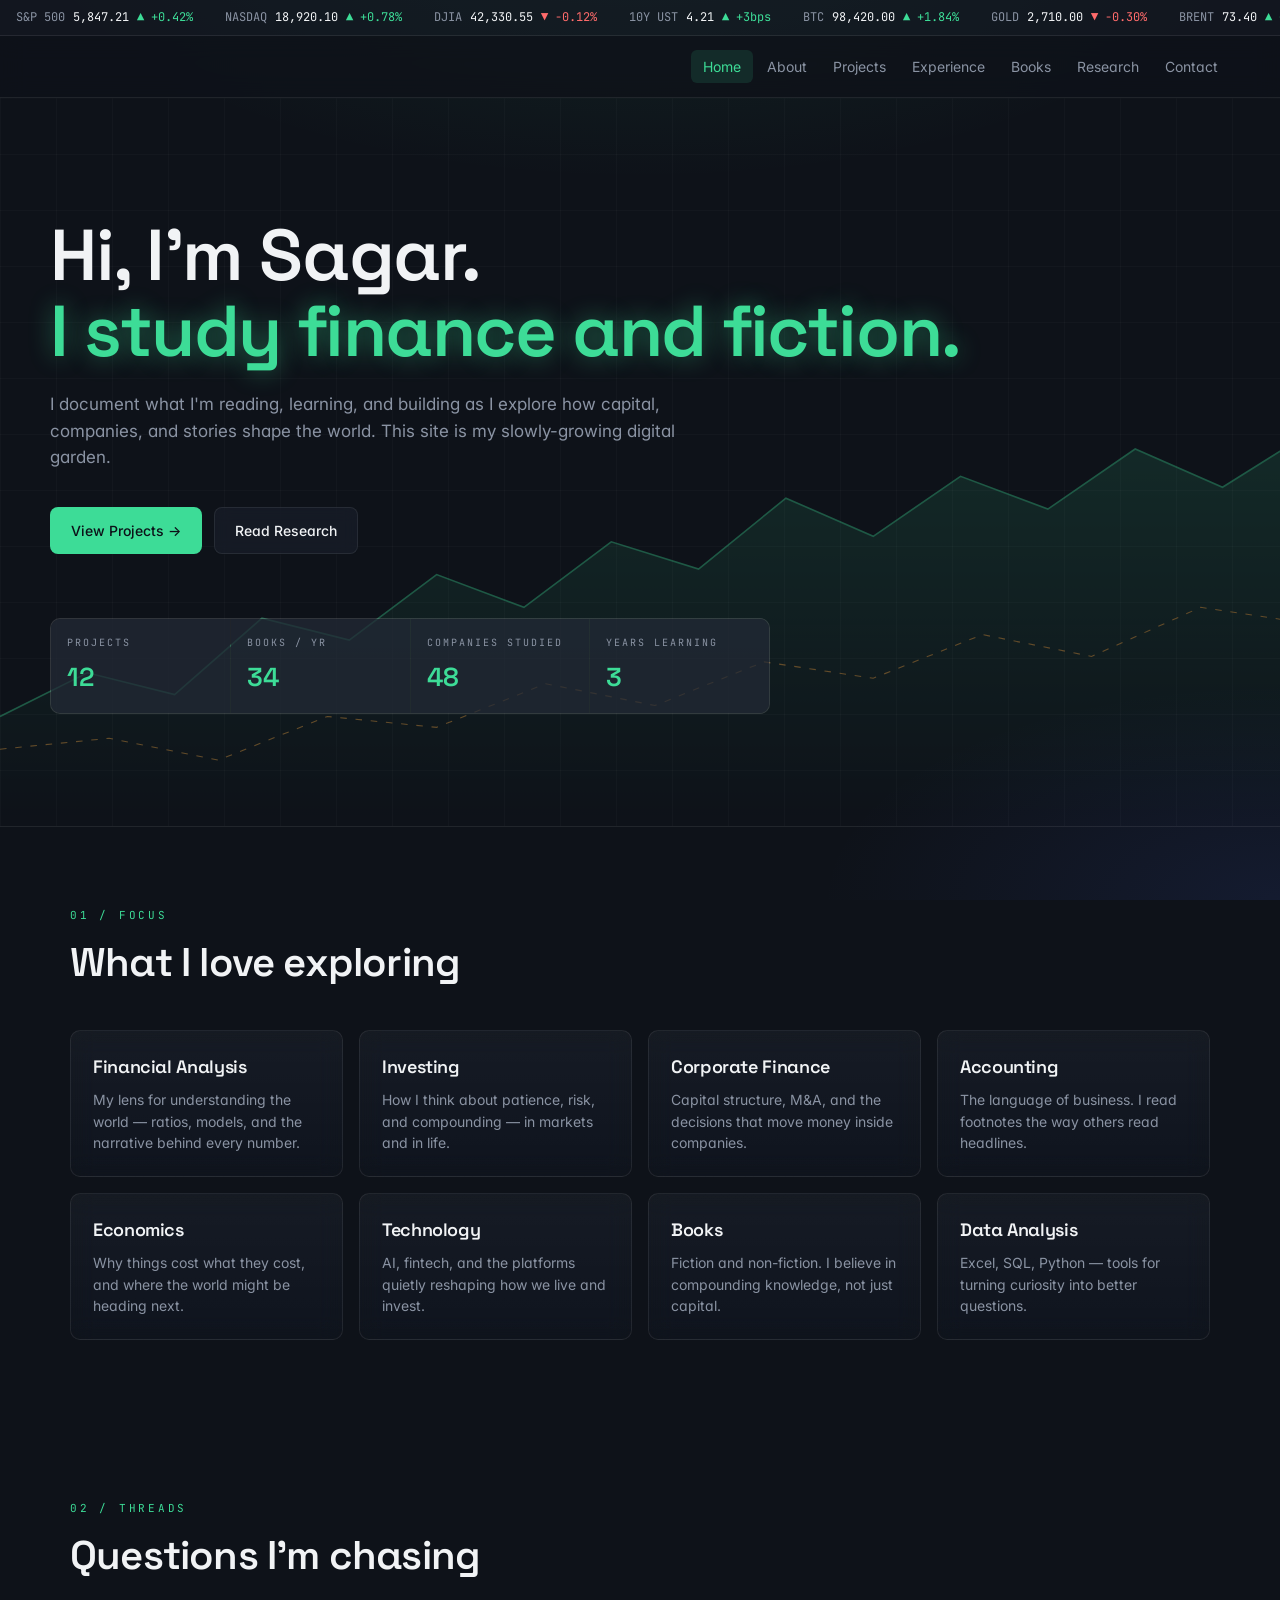
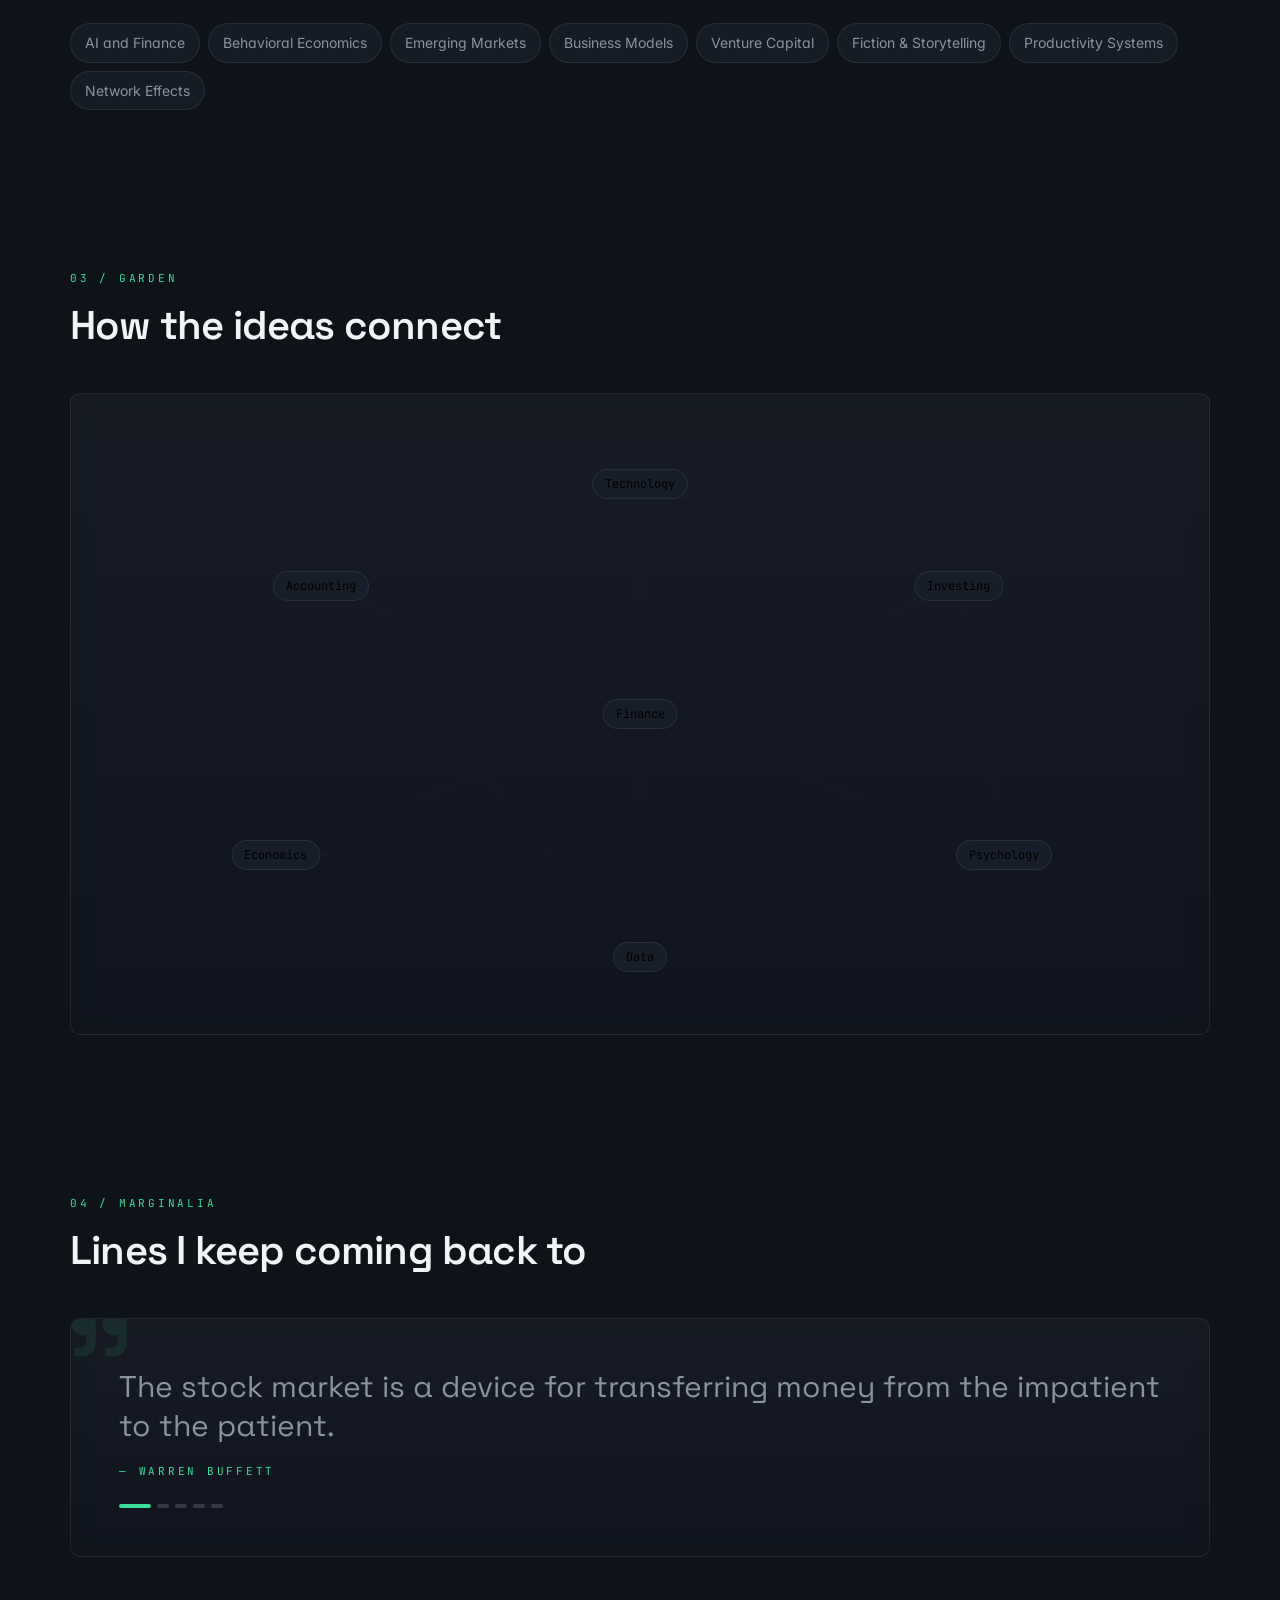
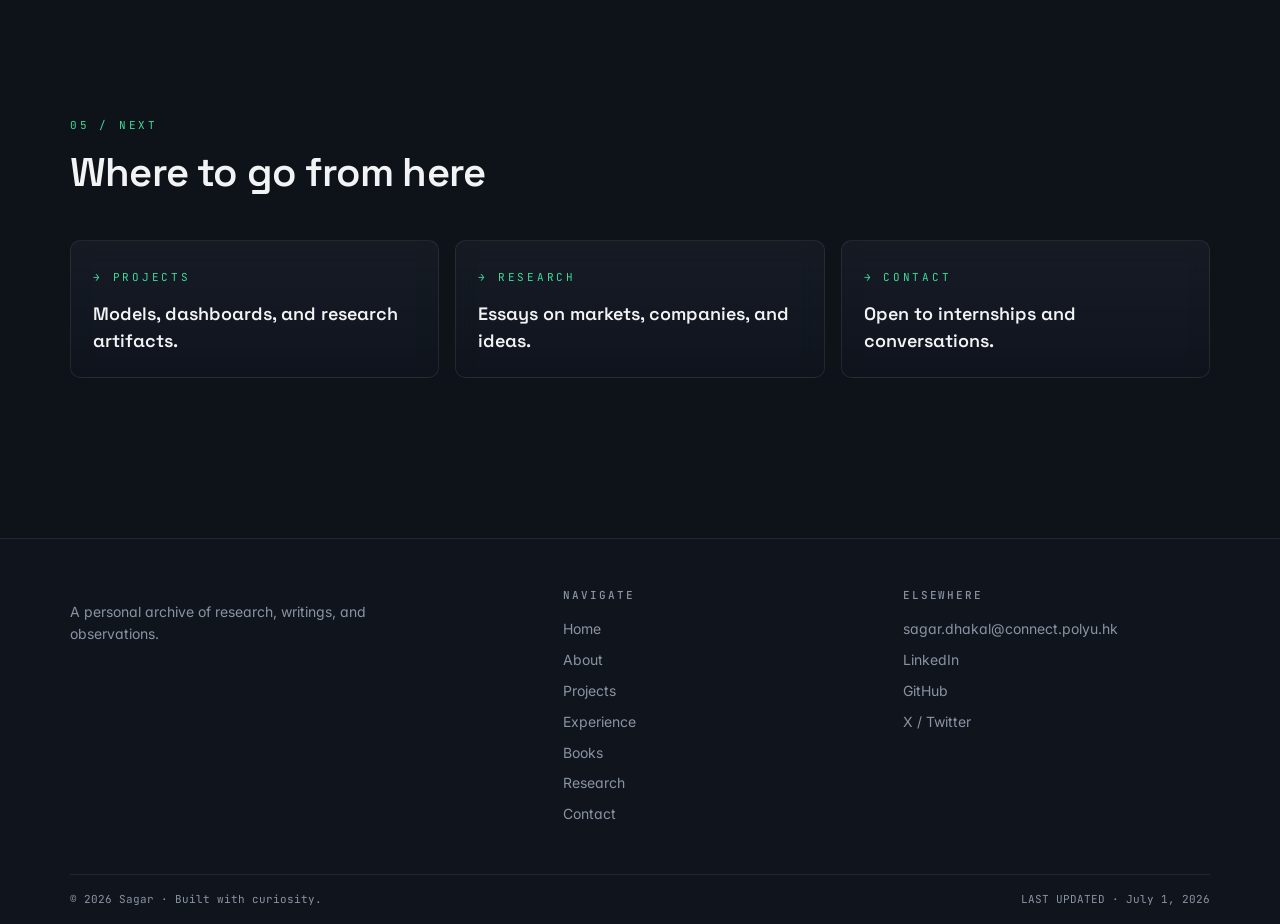
<file: index.html>
<!doctype html>
<html lang="en">
<head>
<meta charset="utf-8" />
<meta name="viewport" content="width=device-width, initial-scale=1" />
<title>Sagar's Official Website</title>
<meta name="description" content="Personal site of Sagar, an Accounting & Finance student exploring investing, valuation, economics, and technology." />
<meta property="og:title" content="Sagar's Official Website" />
<meta property="og:description" content="Personal site of Sagar, an Accounting & Finance student exploring investing, valuation, economics, and technology." />
<meta property="og:type" content="website" />
<meta name="twitter:card" content="summary_large_image" />
<link rel="preconnect" href="https://fonts.googleapis.com" />
<link rel="preconnect" href="https://fonts.gstatic.com" crossorigin />
<link rel="stylesheet" href="https://fonts.googleapis.com/css2?family=Space+Grotesk:wght@400;500;600;700&family=Inter:wght@300;400;500;600&family=JetBrains+Mono:wght@400;500&display=swap" />
<link rel="stylesheet" href="styles.css" />
</head>
<body>
  <div class="ticker-wrap"><div class="ticker"><div class="ticker-row"><div class="ticker-item"><span class="muted">S&P 500</span><span class="val" data-base="5847.21">5,847.21</span><span class="up">▲ +0.42%</span></div><div class="ticker-item"><span class="muted">NASDAQ</span><span class="val" data-base="18920.1">18,920.10</span><span class="up">▲ +0.78%</span></div><div class="ticker-item"><span class="muted">DJIA</span><span class="val" data-base="42330.55">42,330.55</span><span class="down">▼ -0.12%</span></div><div class="ticker-item"><span class="muted">10Y UST</span><span class="val" data-base="4.21">4.21</span><span class="up">▲ +3bps</span></div><div class="ticker-item"><span class="muted">BTC</span><span class="val" data-base="98420.0">98,420.00</span><span class="up">▲ +1.84%</span></div><div class="ticker-item"><span class="muted">GOLD</span><span class="val" data-base="2710.0">2,710.00</span><span class="down">▼ -0.30%</span></div><div class="ticker-item"><span class="muted">BRENT</span><span class="val" data-base="73.4">73.40</span><span class="up">▲ +0.55%</span></div><div class="ticker-item"><span class="muted">EUR/USD</span><span class="val" data-base="1.0481">1.05</span><span class="down">▼ -0.18%</span></div><div class="ticker-item"><span class="muted">VIX</span><span class="val" data-base="14.2">14.20</span><span class="down">▼ -2.10%</span></div><div class="ticker-item"><span class="muted">USD/JPY</span><span class="val" data-base="156.3">156.30</span><span class="up">▲ +0.22%</span></div></div><div class="ticker-row"><div class="ticker-item"><span class="muted">S&P 500</span><span class="val" data-base="5847.21">5,847.21</span><span class="up">▲ +0.42%</span></div><div class="ticker-item"><span class="muted">NASDAQ</span><span class="val" data-base="18920.1">18,920.10</span><span class="up">▲ +0.78%</span></div><div class="ticker-item"><span class="muted">DJIA</span><span class="val" data-base="42330.55">42,330.55</span><span class="down">▼ -0.12%</span></div><div class="ticker-item"><span class="muted">10Y UST</span><span class="val" data-base="4.21">4.21</span><span class="up">▲ +3bps</span></div><div class="ticker-item"><span class="muted">BTC</span><span class="val" data-base="98420.0">98,420.00</span><span class="up">▲ +1.84%</span></div><div class="ticker-item"><span class="muted">GOLD</span><span class="val" data-base="2710.0">2,710.00</span><span class="down">▼ -0.30%</span></div><div class="ticker-item"><span class="muted">BRENT</span><span class="val" data-base="73.4">73.40</span><span class="up">▲ +0.55%</span></div><div class="ticker-item"><span class="muted">EUR/USD</span><span class="val" data-base="1.0481">1.05</span><span class="down">▼ -0.18%</span></div><div class="ticker-item"><span class="muted">VIX</span><span class="val" data-base="14.2">14.20</span><span class="down">▼ -2.10%</span></div><div class="ticker-item"><span class="muted">USD/JPY</span><span class="val" data-base="156.3">156.30</span><span class="up">▲ +0.22%</span></div></div></div></div>
  <header class="header">
    <div class="container header-inner">
      <a class="brand" href="index.html">
      </a>
      <nav class="nav"><a href="index.html" class="active">Home</a><a href="about.html">About</a><a href="projects.html">Projects</a><a href="experience.html">Experience</a><a href="books.html">Books</a><a href="research.html">Research</a><a href="contact.html">Contact</a></nav>
      <button class="menu-btn" aria-label="Menu">☰</button>
    </div>
  </header>
  <main>

    <section class="hero">
      <div class="hero-grid"></div>
      <svg class="chart-bg" viewBox="0 0 1200 400" preserveAspectRatio="none" aria-hidden="true">
    <defs><linearGradient id="g1" x1="0" x2="0" y1="0" y2="1">
      <stop offset="0%" stop-color="#3ddc97" stop-opacity="0.35"/>
      <stop offset="100%" stop-color="#3ddc97" stop-opacity="0"/></linearGradient></defs>
    <path d="M0,300 L80,260 L160,280 L240,210 L320,230 L400,170 L480,200 L560,140 L640,165 L720,100 L800,135 L880,80 L960,110 L1040,55 L1120,90 L1200,40 L1200,400 L0,400 Z" fill="url(#g1)"/>
    <path d="M0,300 L80,260 L160,280 L240,210 L320,230 L400,170 L480,200 L560,140 L640,165 L720,100 L800,135 L880,80 L960,110 L1040,55 L1120,90 L1200,40" fill="none" stroke="#3ddc97" stroke-width="1.5"/>
    <path d="M0,330 L100,320 L200,340 L300,300 L400,310 L500,270 L600,290 L700,250 L800,265 L900,225 L1000,245 L1100,200 L1200,215" fill="none" stroke="#ffb547" stroke-width="1" stroke-dasharray="6 8"/>
    </svg>
      <div class="container hero-inner">
        <h1>Hi, I'm Sagar.<span class="alt">I study finance and fiction.</span></h1>
        <p class="lead">I document what I'm reading, learning, and building as I explore how capital, companies, and stories shape the world. This site is my slowly-growing digital garden.</p>
        <div class="cta-row">
          <a href="projects.html" class="btn btn-primary">View Projects →</a>
          <a href="research.html" class="btn btn-ghost">Read Research</a>
        </div>
        <dl class="stats">
          <div class="stat"><dt>Projects</dt><dd>12</dd></div>
          <div class="stat"><dt>Books / yr</dt><dd>34</dd></div>
          <div class="stat"><dt>Companies studied</dt><dd>48</dd></div>
          <div class="stat"><dt>Years learning</dt><dd>3</dd></div>
        </dl>
      </div>
    </section>

    <section class="block"><div class="container">
      <div class="section-head"><div><div class="eyebrow">01 / Focus</div><h2>What I love exploring</h2></div></div>
      <div class="grid grid-4"><div class="glass"><h3>Financial Analysis</h3><p>My lens for understanding the world — ratios, models, and the narrative behind every number.</p></div><div class="glass"><h3>Investing</h3><p>How I think about patience, risk, and compounding — in markets and in life.</p></div><div class="glass"><h3>Corporate Finance</h3><p>Capital structure, M&A, and the decisions that move money inside companies.</p></div><div class="glass"><h3>Accounting</h3><p>The language of business. I read footnotes the way others read headlines.</p></div><div class="glass"><h3>Economics</h3><p>Why things cost what they cost, and where the world might be heading next.</p></div><div class="glass"><h3>Technology</h3><p>AI, fintech, and the platforms quietly reshaping how we live and invest.</p></div><div class="glass"><h3>Books</h3><p>Fiction and non-fiction. I believe in compounding knowledge, not just capital.</p></div><div class="glass"><h3>Data Analysis</h3><p>Excel, SQL, Python — tools for turning curiosity into better questions.</p></div></div>
    </div></section>

    <section class="block"><div class="container">
      <div class="section-head"><div><div class="eyebrow">02 / Threads</div><h2>Questions I'm chasing</h2></div></div>
      <div class="chips"><span class="chip">AI and Finance</span><span class="chip">Behavioral Economics</span><span class="chip">Emerging Markets</span><span class="chip">Business Models</span><span class="chip">Venture Capital</span><span class="chip">Fiction & Storytelling</span><span class="chip">Productivity Systems</span><span class="chip">Network Effects</span></div>
    </div></section>

    <section class="block"><div class="container">
      <div class="section-head"><div><div class="eyebrow">03 / Garden</div><h2>How the ideas connect</h2></div></div>
      <div class="glass garden" data-garden>
        <svg viewBox="0 0 100 100" preserveAspectRatio="none"><line data-edge="Finance|Accounting" x1="50" y1="50" x2="22" y2="30" stroke="rgba(255,255,255,0.12)" stroke-width="0.18" vector-effect="non-scaling-stroke" /><line data-edge="Finance|Investing" x1="50" y1="50" x2="78" y2="30" stroke="rgba(255,255,255,0.12)" stroke-width="0.18" vector-effect="non-scaling-stroke" /><line data-edge="Finance|Economics" x1="50" y1="50" x2="18" y2="72" stroke="rgba(255,255,255,0.12)" stroke-width="0.18" vector-effect="non-scaling-stroke" /><line data-edge="Finance|Psychology" x1="50" y1="50" x2="82" y2="72" stroke="rgba(255,255,255,0.12)" stroke-width="0.18" vector-effect="non-scaling-stroke" /><line data-edge="Finance|Technology" x1="50" y1="50" x2="50" y2="14" stroke="rgba(255,255,255,0.12)" stroke-width="0.18" vector-effect="non-scaling-stroke" /><line data-edge="Finance|Data" x1="50" y1="50" x2="50" y2="88" stroke="rgba(255,255,255,0.12)" stroke-width="0.18" vector-effect="non-scaling-stroke" /><line data-edge="Investing|Psychology" x1="78" y1="30" x2="82" y2="72" stroke="rgba(255,255,255,0.12)" stroke-width="0.18" vector-effect="non-scaling-stroke" /><line data-edge="Investing|Technology" x1="78" y1="30" x2="50" y2="14" stroke="rgba(255,255,255,0.12)" stroke-width="0.18" vector-effect="non-scaling-stroke" /><line data-edge="Accounting|Data" x1="22" y1="30" x2="50" y2="88" stroke="rgba(255,255,255,0.12)" stroke-width="0.18" vector-effect="non-scaling-stroke" /><line data-edge="Economics|Psychology" x1="18" y1="72" x2="82" y2="72" stroke="rgba(255,255,255,0.12)" stroke-width="0.18" vector-effect="non-scaling-stroke" /><line data-edge="Technology|Data" x1="50" y1="14" x2="50" y2="88" stroke="rgba(255,255,255,0.12)" stroke-width="0.18" vector-effect="non-scaling-stroke" /></svg>
        <button class="node" data-id="Finance" style="left:50%;top:50%">Finance</button><button class="node" data-id="Accounting" style="left:22%;top:30%">Accounting</button><button class="node" data-id="Investing" style="left:78%;top:30%">Investing</button><button class="node" data-id="Economics" style="left:18%;top:72%">Economics</button><button class="node" data-id="Psychology" style="left:82%;top:72%">Psychology</button><button class="node" data-id="Technology" style="left:50%;top:14%">Technology</button><button class="node" data-id="Data" style="left:50%;top:88%">Data</button>
      </div>
    </div></section>

    <section class="block"><div class="container">
      <div class="section-head"><div><div class="eyebrow">04 / Marginalia</div><h2>Lines I keep coming back to</h2></div></div>
      <div class="glass quote-card" data-quotes='[{"q": "The stock market is a device for transferring money from the impatient to the patient.", "a": "Warren Buffett"}, {"q": "One of the symptoms of an approaching nervous breakdown is the belief that work is ever so important.", "a": "Bertrand Russell"}, {"q": "What gets measured gets managed.", "a": "Peter Drucker"}, {"q": "Play long-term games with long-term people.", "a": "Naval Ravikant"}, {"q": "Risk comes from not knowing what you&#39;re doing.", "a": "Warren Buffett"}]'>        <div class="big">"</div>
        <blockquote class="fade-in">
          <p>The stock market is a device for transferring money from the impatient to the patient.</p>
          <footer>— Warren Buffett</footer>
        </blockquote>
        <div class="q-dots"></div>
      </div>
    </div></section>

    <section class="block"><div class="container">
      <div class="section-head"><div><div class="eyebrow">05 / Next</div><h2>Where to go from here</h2></div></div>
      <div class="grid grid-3"><a href="projects.html" class="glass"><span class="eyebrow">→ Projects</span><p style="font-family:'Space Grotesk',sans-serif;color:var(--fg);font-size:18px;font-weight:600;margin-top:12px;">Models, dashboards, and research artifacts.</p></a><a href="research.html" class="glass"><span class="eyebrow">→ Research</span><p style="font-family:'Space Grotesk',sans-serif;color:var(--fg);font-size:18px;font-weight:600;margin-top:12px;">Essays on markets, companies, and ideas.</p></a><a href="contact.html" class="glass"><span class="eyebrow">→ Contact</span><p style="font-family:'Space Grotesk',sans-serif;color:var(--fg);font-size:18px;font-weight:600;margin-top:12px;">Open to internships and conversations.</p></a></div>
    </div></section>
    
  </main>
  <footer class="site">
    <div class="container">
      <div class="grid-foot">
        <div>
          <h4 style="font-family: 'Space Grotesk', sans-serif; font-size: 18px; color: var(--fg); text-transform: none; letter-spacing: normal;"><span class="primary"></span></h4>
          <p class="muted" style="max-width:300px; font-size:14px;">A personal archive of research, writings, and observations.</p>
        </div>
        <div>
          <h4>Navigate</h4>
          <ul><li><a href="index.html">Home</a></li><li><a href="about.html">About</a></li><li><a href="projects.html">Projects</a></li><li><a href="experience.html">Experience</a></li><li><a href="books.html">Books</a></li><li><a href="research.html">Research</a></li><li><a href="contact.html">Contact</a></li></ul>
        </div>
        <div>
          <h4>Elsewhere</h4>
          <ul>
            <li><a href="sagar.dhakal@connect.polyu.hk">sagar.dhakal@connect.polyu.hk</a></li>
            <li><a href="https://www.linkedin.com/in/sagardhakal99" target="_blank" rel="noreferrer">LinkedIn</a></li>
            <li><a href="https://github.com" target="_blank" rel="noreferrer">GitHub</a></li>
            <li><a href="https://x.com" target="_blank" rel="noreferrer">X / Twitter</a></li>
          </ul>
        </div>
      </div>
      <div class="foot-bar">
        <span>© 2026 Sagar · Built with curiosity.</span>
        <span>LAST UPDATED · July 1, 2026</span>
      </div>
    </div>
  </footer>
  <script src="script.js"></script>
</body>
</html>
</file>
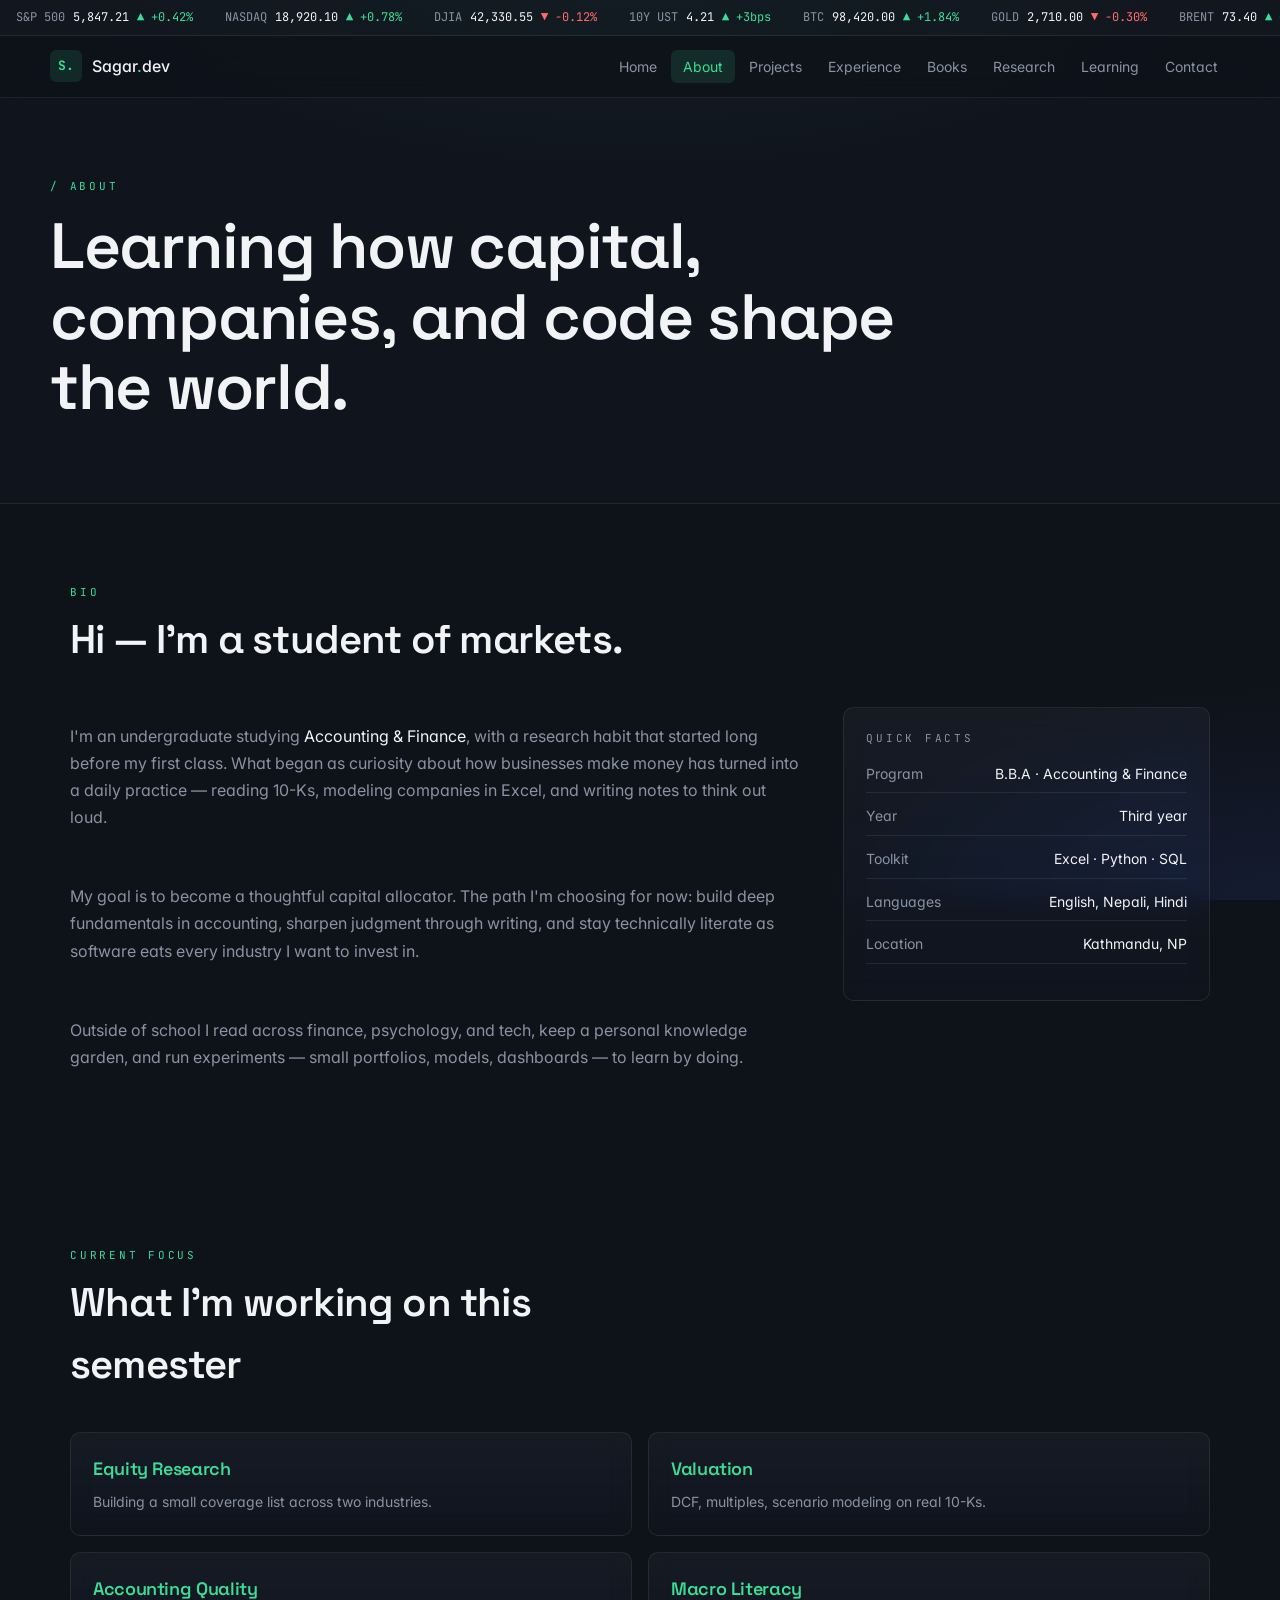
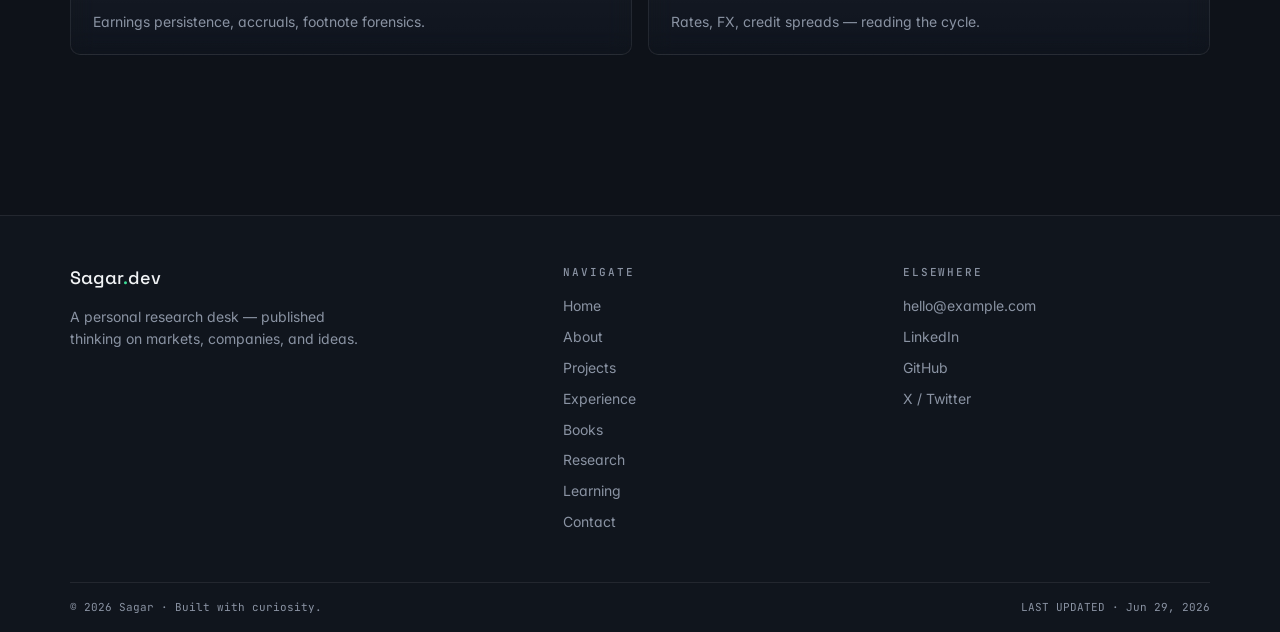
<file: about.html>
<!doctype html>
<html lang="en">
<head>
<meta charset="utf-8" />
<meta name="viewport" content="width=device-width, initial-scale=1" />
<title>About — Sagar</title>
<meta name="description" content="Background, interests, and current focus of an Accounting & Finance student building toward a career in research and investing." />
<meta property="og:title" content="About — Sagar" />
<meta property="og:description" content="Background, interests, and current focus of an Accounting & Finance student building toward a career in research and investing." />
<meta property="og:type" content="website" />
<meta name="twitter:card" content="summary_large_image" />
<link rel="preconnect" href="https://fonts.googleapis.com" />
<link rel="preconnect" href="https://fonts.gstatic.com" crossorigin />
<link rel="stylesheet" href="https://fonts.googleapis.com/css2?family=Space+Grotesk:wght@400;500;600;700&family=Inter:wght@300;400;500;600&family=JetBrains+Mono:wght@400;500&display=swap" />
<link rel="stylesheet" href="styles.css" />
</head>
<body>
  <div class="ticker-wrap"><div class="ticker"><div class="ticker-row"><div class="ticker-item"><span class="muted">S&P 500</span><span class="val" data-base="5847.21">5,847.21</span><span class="up">▲ +0.42%</span></div><div class="ticker-item"><span class="muted">NASDAQ</span><span class="val" data-base="18920.1">18,920.10</span><span class="up">▲ +0.78%</span></div><div class="ticker-item"><span class="muted">DJIA</span><span class="val" data-base="42330.55">42,330.55</span><span class="down">▼ -0.12%</span></div><div class="ticker-item"><span class="muted">10Y UST</span><span class="val" data-base="4.21">4.21</span><span class="up">▲ +3bps</span></div><div class="ticker-item"><span class="muted">BTC</span><span class="val" data-base="98420.0">98,420.00</span><span class="up">▲ +1.84%</span></div><div class="ticker-item"><span class="muted">GOLD</span><span class="val" data-base="2710.0">2,710.00</span><span class="down">▼ -0.30%</span></div><div class="ticker-item"><span class="muted">BRENT</span><span class="val" data-base="73.4">73.40</span><span class="up">▲ +0.55%</span></div><div class="ticker-item"><span class="muted">EUR/USD</span><span class="val" data-base="1.0481">1.05</span><span class="down">▼ -0.18%</span></div><div class="ticker-item"><span class="muted">VIX</span><span class="val" data-base="14.2">14.20</span><span class="down">▼ -2.10%</span></div><div class="ticker-item"><span class="muted">USD/JPY</span><span class="val" data-base="156.3">156.30</span><span class="up">▲ +0.22%</span></div></div><div class="ticker-row"><div class="ticker-item"><span class="muted">S&P 500</span><span class="val" data-base="5847.21">5,847.21</span><span class="up">▲ +0.42%</span></div><div class="ticker-item"><span class="muted">NASDAQ</span><span class="val" data-base="18920.1">18,920.10</span><span class="up">▲ +0.78%</span></div><div class="ticker-item"><span class="muted">DJIA</span><span class="val" data-base="42330.55">42,330.55</span><span class="down">▼ -0.12%</span></div><div class="ticker-item"><span class="muted">10Y UST</span><span class="val" data-base="4.21">4.21</span><span class="up">▲ +3bps</span></div><div class="ticker-item"><span class="muted">BTC</span><span class="val" data-base="98420.0">98,420.00</span><span class="up">▲ +1.84%</span></div><div class="ticker-item"><span class="muted">GOLD</span><span class="val" data-base="2710.0">2,710.00</span><span class="down">▼ -0.30%</span></div><div class="ticker-item"><span class="muted">BRENT</span><span class="val" data-base="73.4">73.40</span><span class="up">▲ +0.55%</span></div><div class="ticker-item"><span class="muted">EUR/USD</span><span class="val" data-base="1.0481">1.05</span><span class="down">▼ -0.18%</span></div><div class="ticker-item"><span class="muted">VIX</span><span class="val" data-base="14.2">14.20</span><span class="down">▼ -2.10%</span></div><div class="ticker-item"><span class="muted">USD/JPY</span><span class="val" data-base="156.3">156.30</span><span class="up">▲ +0.22%</span></div></div></div></div>
  <header class="header">
    <div class="container header-inner">
      <a class="brand" href="index.html">
        <span class="brand-mark">S.</span>
        <span class="brand-name">Sagar<span class="dot">.</span>dev</span>
      </a>
      <nav class="nav"><a href="index.html">Home</a><a href="about.html" class="active">About</a><a href="projects.html">Projects</a><a href="experience.html">Experience</a><a href="books.html">Books</a><a href="research.html">Research</a><a href="learning.html">Learning</a><a href="contact.html">Contact</a></nav>
      <button class="menu-btn" aria-label="Menu">☰</button>
    </div>
  </header>
  <main>

    <section class="page-hero"><div class="container inner">
      <div class="eyebrow">/ About</div>
      <h1>Learning how capital, companies, and code shape the world.</h1>
      
    </div></section>
    
    <section class="block"><div class="container">
      <div class="section-head"><div><div class="eyebrow">Bio</div><h2>Hi — I'm a student of markets.</h2></div>
      </div>
      <div style="display:grid;gap:40px;grid-template-columns:2fr 1fr;" class="bio-grid">
      <div style="display:grid;gap:20px;color:var(--muted);font-size:16px;line-height:1.7;">
        <p>I'm an undergraduate studying <span style="color:var(--fg)">Accounting & Finance</span>, with a research habit that started long before my first class. What began as curiosity about how businesses make money has turned into a daily practice — reading 10-Ks, modeling companies in Excel, and writing notes to think out loud.</p>
        <p>My goal is to become a thoughtful capital allocator. The path I'm choosing for now: build deep fundamentals in accounting, sharpen judgment through writing, and stay technically literate as software eats every industry I want to invest in.</p>
        <p>Outside of school I read across finance, psychology, and tech, keep a personal knowledge garden, and run experiments — small portfolios, models, dashboards — to learn by doing.</p>
      </div>
      <aside class="glass" style="height:fit-content;">
        <div class="eyebrow" style="color:var(--muted)">Quick facts</div>
        <dl style="display:grid;gap:12px;margin-top:16px;font-size:14px;"><div style="display:flex;justify-content:space-between;gap:16px;border-bottom:1px solid var(--border);padding-bottom:8px;"><dt class="muted">Program</dt><dd style="margin:0;text-align:right">B.B.A · Accounting & Finance</dd></div><div style="display:flex;justify-content:space-between;gap:16px;border-bottom:1px solid var(--border);padding-bottom:8px;"><dt class="muted">Year</dt><dd style="margin:0;text-align:right">Third year</dd></div><div style="display:flex;justify-content:space-between;gap:16px;border-bottom:1px solid var(--border);padding-bottom:8px;"><dt class="muted">Toolkit</dt><dd style="margin:0;text-align:right">Excel · Python · SQL</dd></div><div style="display:flex;justify-content:space-between;gap:16px;border-bottom:1px solid var(--border);padding-bottom:8px;"><dt class="muted">Languages</dt><dd style="margin:0;text-align:right">English, Nepali, Hindi</dd></div><div style="display:flex;justify-content:space-between;gap:16px;border-bottom:1px solid var(--border);padding-bottom:8px;"><dt class="muted">Location</dt><dd style="margin:0;text-align:right">Kathmandu, NP</dd></div></dl>
      </aside></div>
      <style>@media(max-width:780px){.bio-grid{grid-template-columns:1fr !important;}}</style>
    </div></section>
    
    <section class="block"><div class="container">
      <div class="section-head"><div><div class="eyebrow">Current Focus</div><h2>What I'm working on this semester</h2></div>
      </div>
      <div class="grid grid-2"><div class="glass"><h3 class="primary">Equity Research</h3><p>Building a small coverage list across two industries.</p></div><div class="glass"><h3 class="primary">Valuation</h3><p>DCF, multiples, scenario modeling on real 10-Ks.</p></div><div class="glass"><h3 class="primary">Accounting Quality</h3><p>Earnings persistence, accruals, footnote forensics.</p></div><div class="glass"><h3 class="primary">Macro Literacy</h3><p>Rates, FX, credit spreads — reading the cycle.</p></div></div>
    </div></section>
    
  </main>
  <footer class="site">
    <div class="container">
      <div class="grid-foot">
        <div>
          <h4 style="font-family: 'Space Grotesk', sans-serif; font-size: 18px; color: var(--fg); text-transform: none; letter-spacing: normal;">Sagar<span class="primary">.</span>dev</h4>
          <p class="muted" style="max-width:300px; font-size:14px;">A personal research desk — published thinking on markets, companies, and ideas.</p>
        </div>
        <div>
          <h4>Navigate</h4>
          <ul><li><a href="index.html">Home</a></li><li><a href="about.html">About</a></li><li><a href="projects.html">Projects</a></li><li><a href="experience.html">Experience</a></li><li><a href="books.html">Books</a></li><li><a href="research.html">Research</a></li><li><a href="learning.html">Learning</a></li><li><a href="contact.html">Contact</a></li></ul>
        </div>
        <div>
          <h4>Elsewhere</h4>
          <ul>
            <li><a href="mailto:hello@example.com">hello@example.com</a></li>
            <li><a href="https://linkedin.com" target="_blank" rel="noreferrer">LinkedIn</a></li>
            <li><a href="https://github.com" target="_blank" rel="noreferrer">GitHub</a></li>
            <li><a href="https://x.com" target="_blank" rel="noreferrer">X / Twitter</a></li>
          </ul>
        </div>
      </div>
      <div class="foot-bar">
        <span>© 2026 Sagar · Built with curiosity.</span>
        <span>LAST UPDATED · Jun 29, 2026</span>
      </div>
    </div>
  </footer>
  <script src="script.js"></script>
</body>
</html>
</file>
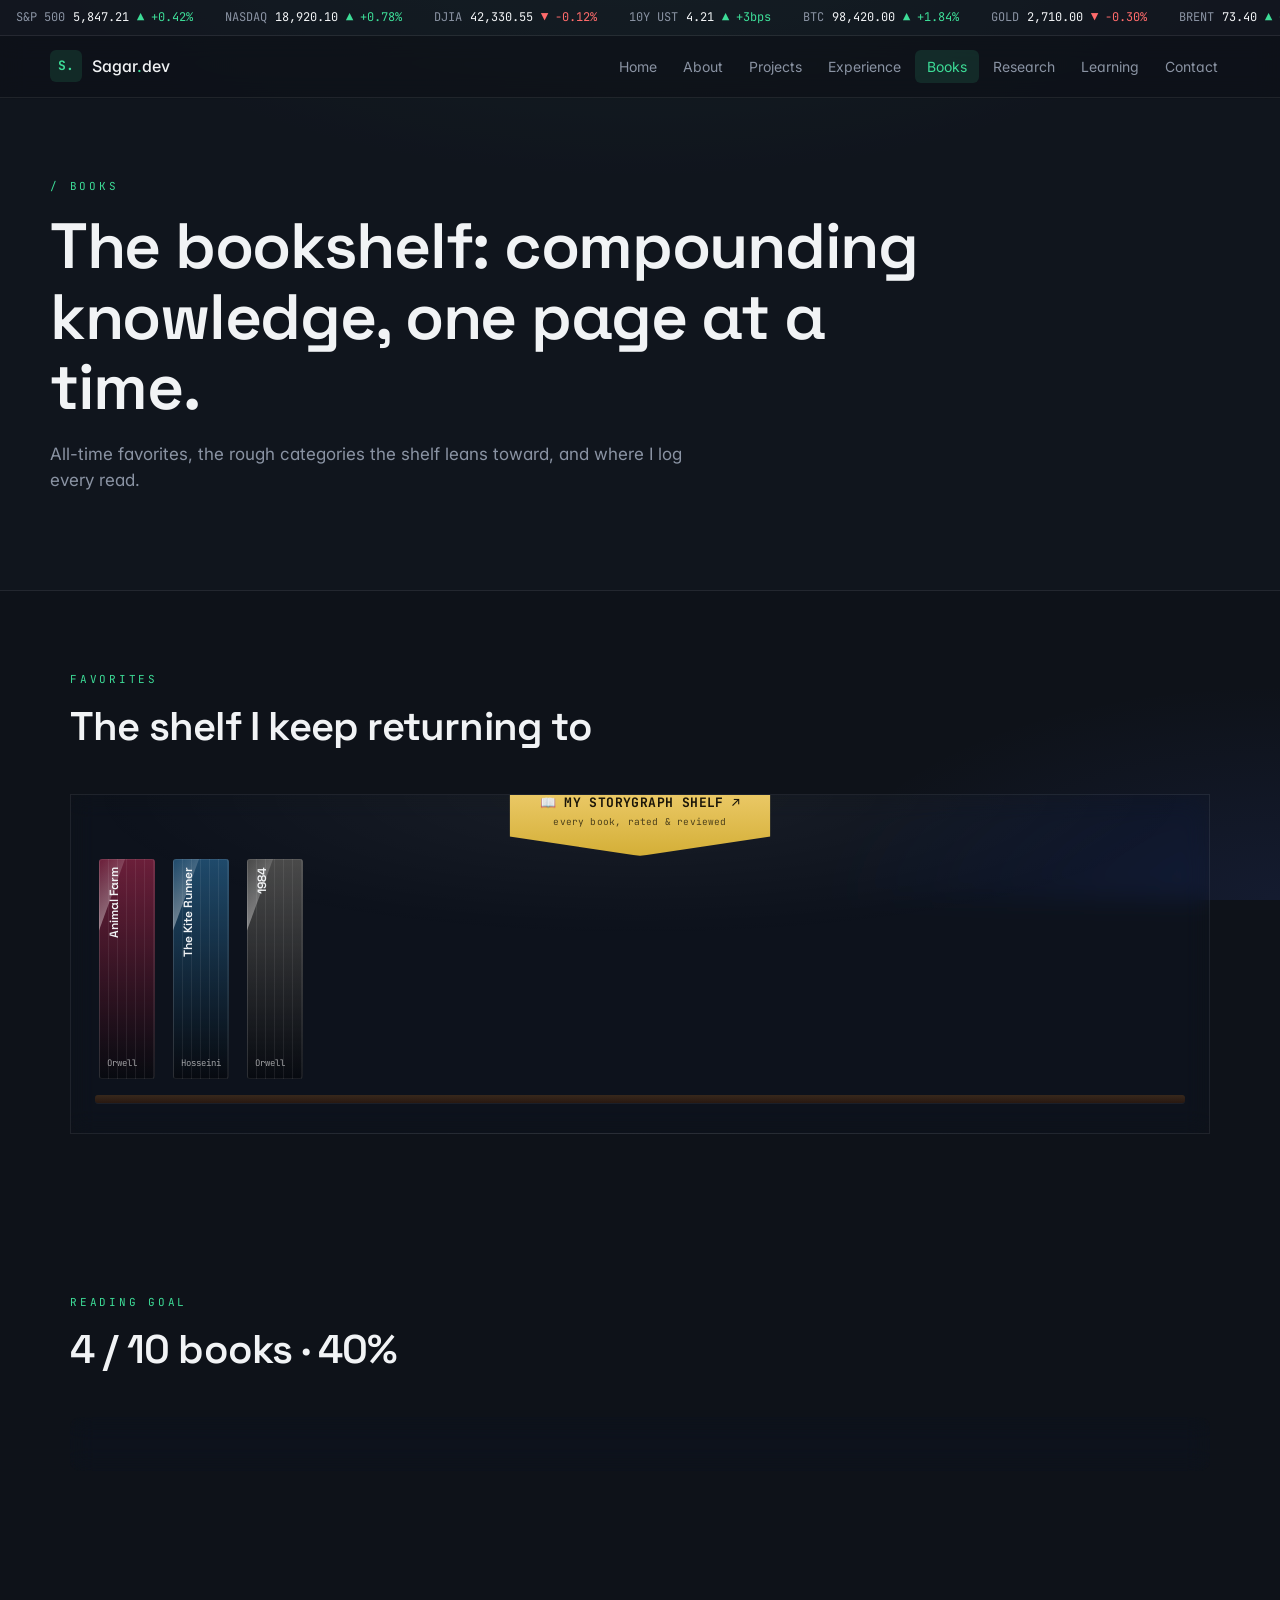
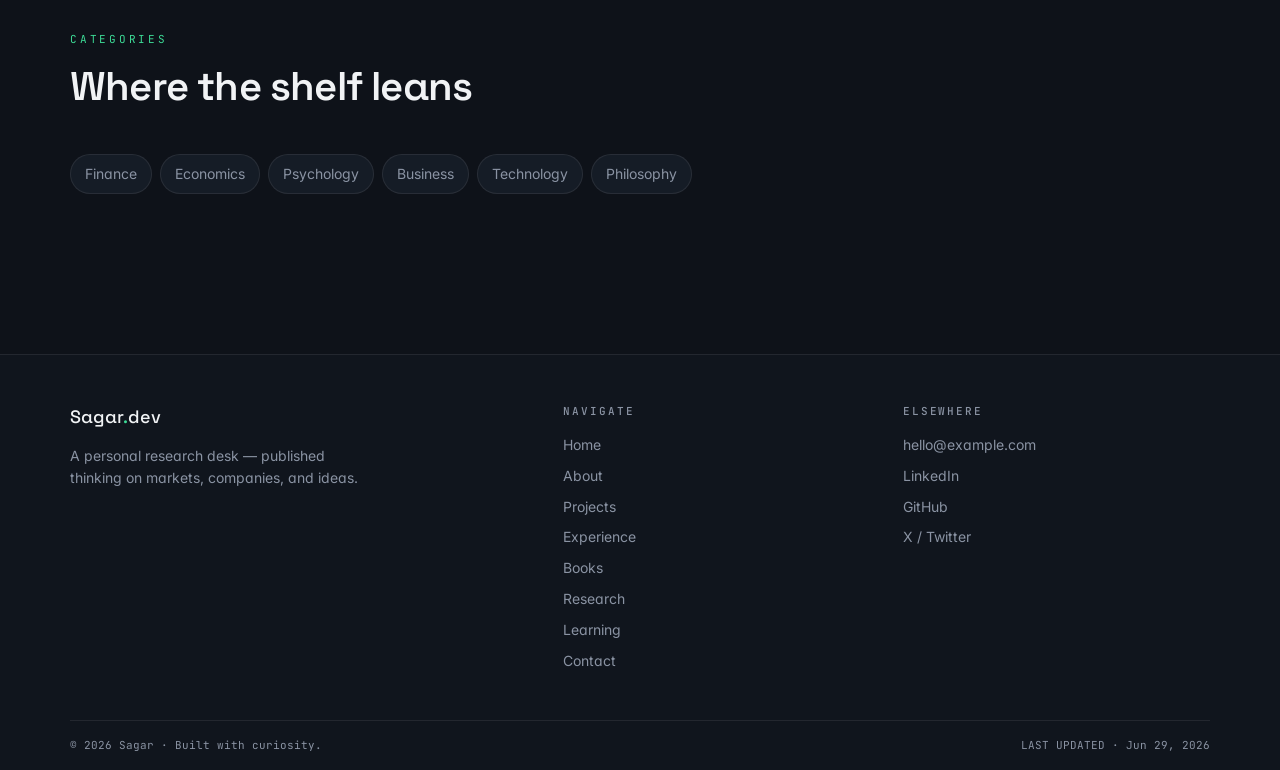
<file: books.html>
<!doctype html>
<html lang="en">
<head>
<meta charset="utf-8" />
<meta name="viewport" content="width=device-width, initial-scale=1" />
<title>Books — Sagar</title>
<meta name="description" content="A growing bookshelf across finance, economics, psychology, business, technology, and philosophy." />
<meta property="og:title" content="Books — Sagar" />
<meta property="og:description" content="A growing bookshelf across finance, economics, psychology, business, technology, and philosophy." />
<meta property="og:type" content="website" />
<meta name="twitter:card" content="summary_large_image" />
<link rel="preconnect" href="https://fonts.googleapis.com" />
<link rel="preconnect" href="https://fonts.gstatic.com" crossorigin />
<link rel="stylesheet" href="https://fonts.googleapis.com/css2?family=Space+Grotesk:wght@400;500;600;700&family=Inter:wght@300;400;500;600&family=JetBrains+Mono:wght@400;500&display=swap" />
<link rel="stylesheet" href="styles.css" />
<style>
  @keyframes sgFloat { 0%,100% { transform: translateX(-50%) translateY(-25%) rotate(0deg); } 50% { transform: translateX(-50%) translateY(-32%) rotate(-1.5deg); } }
  .storygraph-tag { animation: sgFloat 2.6s ease-in-out infinite; transition: filter .25s ease, transform .25s ease; }
  .storygraph-tag:hover { animation-play-state: paused; filter: brightness(1.12); transform: translateX(-50%) translateY(-34%) scale(1.05) rotate(0deg); }
  .storygraph-tag .sg-sub { display:block; font-weight:400; font-size:9.5px; letter-spacing:.02em; opacity:.75; margin-top:2px; }

  .shelf-wow { padding: 56px 24px 30px; background: radial-gradient(ellipse 70% 60% at 50% 0%, rgba(255,255,255,0.05), transparent 70%); border-radius: inherit; }
  .shelf-wow .shelf { gap: 18px; }
  .shelf-wow .spine-fancy { position: relative; overflow: hidden; transition: transform .4s cubic-bezier(.2,.8,.2,1), box-shadow .4s ease; }
  .shelf-wow .spine-fancy::before {
    content: ""; position: absolute; inset: 0; pointer-events: none;
    background: repeating-linear-gradient(90deg, rgba(255,255,255,0.07) 0px, rgba(255,255,255,0.07) 1px, transparent 1px, transparent 9px);
  }
  .shelf-wow .spine-fancy::after {
    content: ""; position: absolute; top: 0; left: -70%; width: 45%; height: 100%; pointer-events: none;
    background: linear-gradient(120deg, transparent, rgba(255,255,255,0.45), transparent);
    transform: skewX(-20deg); transition: left .7s ease;
  }
  .shelf-wow .spine-fancy:hover { transform: translateY(-16px) rotate(-1.2deg); box-shadow: 0 22px 34px rgba(0,0,0,0.5); z-index: 5; }
  .shelf-wow .spine-fancy:hover::after { left: 130%; }
  .shelf-wow .shelf-board { box-shadow: 0 18px 24px -14px rgba(0,0,0,0.6), 0 1px 0 rgba(255,255,255,0.06); }
</style>
</head>
<body>
  <div class="ticker-wrap"><div class="ticker"><div class="ticker-row"><div class="ticker-item"><span class="muted">S&P 500</span><span class="val" data-base="5847.21">5,847.21</span><span class="up">▲ +0.42%</span></div><div class="ticker-item"><span class="muted">NASDAQ</span><span class="val" data-base="18920.1">18,920.10</span><span class="up">▲ +0.78%</span></div><div class="ticker-item"><span class="muted">DJIA</span><span class="val" data-base="42330.55">42,330.55</span><span class="down">▼ -0.12%</span></div><div class="ticker-item"><span class="muted">10Y UST</span><span class="val" data-base="4.21">4.21</span><span class="up">▲ +3bps</span></div><div class="ticker-item"><span class="muted">BTC</span><span class="val" data-base="98420.0">98,420.00</span><span class="up">▲ +1.84%</span></div><div class="ticker-item"><span class="muted">GOLD</span><span class="val" data-base="2710.0">2,710.00</span><span class="down">▼ -0.30%</span></div><div class="ticker-item"><span class="muted">BRENT</span><span class="val" data-base="73.4">73.40</span><span class="up">▲ +0.55%</span></div><div class="ticker-item"><span class="muted">EUR/USD</span><span class="val" data-base="1.0481">1.05</span><span class="down">▼ -0.18%</span></div><div class="ticker-item"><span class="muted">VIX</span><span class="val" data-base="14.2">14.20</span><span class="down">▼ -2.10%</span></div><div class="ticker-item"><span class="muted">USD/JPY</span><span class="val" data-base="156.3">156.30</span><span class="up">▲ +0.22%</span></div></div><div class="ticker-row"><div class="ticker-item"><span class="muted">S&P 500</span><span class="val" data-base="5847.21">5,847.21</span><span class="up">▲ +0.42%</span></div><div class="ticker-item"><span class="muted">NASDAQ</span><span class="val" data-base="18920.1">18,920.10</span><span class="up">▲ +0.78%</span></div><div class="ticker-item"><span class="muted">DJIA</span><span class="val" data-base="42330.55">42,330.55</span><span class="down">▼ -0.12%</span></div><div class="ticker-item"><span class="muted">10Y UST</span><span class="val" data-base="4.21">4.21</span><span class="up">▲ +3bps</span></div><div class="ticker-item"><span class="muted">BTC</span><span class="val" data-base="98420.0">98,420.00</span><span class="up">▲ +1.84%</span></div><div class="ticker-item"><span class="muted">GOLD</span><span class="val" data-base="2710.0">2,710.00</span><span class="down">▼ -0.30%</span></div><div class="ticker-item"><span class="muted">BRENT</span><span class="val" data-base="73.4">73.40</span><span class="up">▲ +0.55%</span></div><div class="ticker-item"><span class="muted">EUR/USD</span><span class="val" data-base="1.0481">1.05</span><span class="down">▼ -0.18%</span></div><div class="ticker-item"><span class="muted">VIX</span><span class="val" data-base="14.2">14.20</span><span class="down">▼ -2.10%</span></div><div class="ticker-item"><span class="muted">USD/JPY</span><span class="val" data-base="156.3">156.30</span><span class="up">▲ +0.22%</span></div></div></div></div>
  <header class="header">
    <div class="container header-inner">
      <a class="brand" href="index.html">
        <span class="brand-mark">S.</span>
        <span class="brand-name">Sagar<span class="dot">.</span>dev</span>
      </a>
      <nav class="nav"><a href="index.html">Home</a><a href="about.html">About</a><a href="projects.html">Projects</a><a href="experience.html">Experience</a><a href="books.html" class="active">Books</a><a href="research.html">Research</a><a href="learning.html">Learning</a><a href="contact.html">Contact</a></nav>
      <button class="menu-btn" aria-label="Menu">☰</button>
    </div>
  </header>
  <main>

    <section class="page-hero"><div class="container inner">
      <div class="eyebrow">/ Books</div>
      <h1>The bookshelf: compounding knowledge, one page at a time.</h1>
      <p>All-time favorites, the rough categories the shelf leans toward, and where I log every read.</p>
    </div></section>
    
    <section class="block"><div class="container">
      <div class="section-head"><div><div class="eyebrow">Favorites</div><h2>The shelf I keep returning to</h2></div>
      </div>
      <div class="glass shelf-wow" style="overflow-x:auto;overflow-y:visible;position:relative;">
        <a href="https://app.thestorygraph.com/profile/sagar_reads?redirect=true" target="_blank" rel="noreferrer" title="Follow my full reading log on StoryGraph" class="storygraph-tag" style="position:absolute;top:0;left:50%;transform:translateX(-50%) translateY(-25%);display:flex;flex-direction:column;align-items:center;justify-content:flex-start;text-align:center;background:linear-gradient(180deg,#f1d074,#d4af37);color:#1a1508;font-family:'JetBrains Mono',monospace;font-size:13px;font-weight:700;letter-spacing:.03em;padding:18px 30px 26px;text-decoration:none;box-shadow:0 14px 26px rgba(0,0,0,0.5);clip-path:polygon(0 0,100% 0,100% 76%,50% 100%,0 76%);z-index:3;white-space:nowrap;min-width:220px;">📖 MY STORYGRAPH SHELF ↗<span class="sg-sub">every book, rated &amp; reviewed</span></a>
        <div class="shelf"><div class="spine spine-fancy" style="background:linear-gradient(180deg,#6b1f3a,rgba(0,0,0,0.4));" title="Animal Farm — George Orwell"><div class="title">Animal Farm</div><span class="author">Orwell</span></div><div class="spine spine-fancy" style="background:linear-gradient(180deg,#1f4a6b,rgba(0,0,0,0.4));" title="The Kite Runner — Khaled Hosseini"><div class="title">The Kite Runner</div><span class="author">Hosseini</span></div><div class="spine spine-fancy" style="background:linear-gradient(180deg,#4a4a4a,rgba(0,0,0,0.4));" title="1984 — George Orwell"><div class="title">1984</div><span class="author">Orwell</span></div></div><div class="shelf-board"></div>
      </div>
    </div></section>
    
    <section class="block"><div class="container">
      <div class="section-head"><div><div class="eyebrow">Reading Goal</div><h2>4 / 10 books · 40%</h2></div>
      </div>
      <div class="glass"><div class="progress"><div style="width:40%"></div></div></div>
    </div></section>
    
    <section class="block"><div class="container">
      <div class="section-head"><div><div class="eyebrow">Categories</div><h2>Where the shelf leans</h2></div>
      </div>
      <div class="chips"><span class="chip">Finance</span><span class="chip">Economics</span><span class="chip">Psychology</span><span class="chip">Business</span><span class="chip">Technology</span><span class="chip">Philosophy</span></div>
    </div></section>
    
  </main>
  <footer class="site">
    <div class="container">
      <div class="grid-foot">
        <div>
          <h4 style="font-family: 'Space Grotesk', sans-serif; font-size: 18px; color: var(--fg); text-transform: none; letter-spacing: normal;">Sagar<span class="primary">.</span>dev</h4>
          <p class="muted" style="max-width:300px; font-size:14px;">A personal research desk — published thinking on markets, companies, and ideas.</p>
        </div>
        <div>
          <h4>Navigate</h4>
          <ul><li><a href="index.html">Home</a></li><li><a href="about.html">About</a></li><li><a href="projects.html">Projects</a></li><li><a href="experience.html">Experience</a></li><li><a href="books.html">Books</a></li><li><a href="research.html">Research</a></li><li><a href="learning.html">Learning</a></li><li><a href="contact.html">Contact</a></li></ul>
        </div>
        <div>
          <h4>Elsewhere</h4>
          <ul>
            <li><a href="mailto:hello@example.com">hello@example.com</a></li>
            <li><a href="https://linkedin.com" target="_blank" rel="noreferrer">LinkedIn</a></li>
            <li><a href="https://github.com" target="_blank" rel="noreferrer">GitHub</a></li>
            <li><a href="https://x.com" target="_blank" rel="noreferrer">X / Twitter</a></li>
          </ul>
        </div>
      </div>
      <div class="foot-bar">
        <span>© 2026 Sagar · Built with curiosity.</span>
        <span>LAST UPDATED · Jun 29, 2026</span>
      </div>
    </div>
  </footer>
  <script src="script.js"></script>
</body>
</html>
</file>
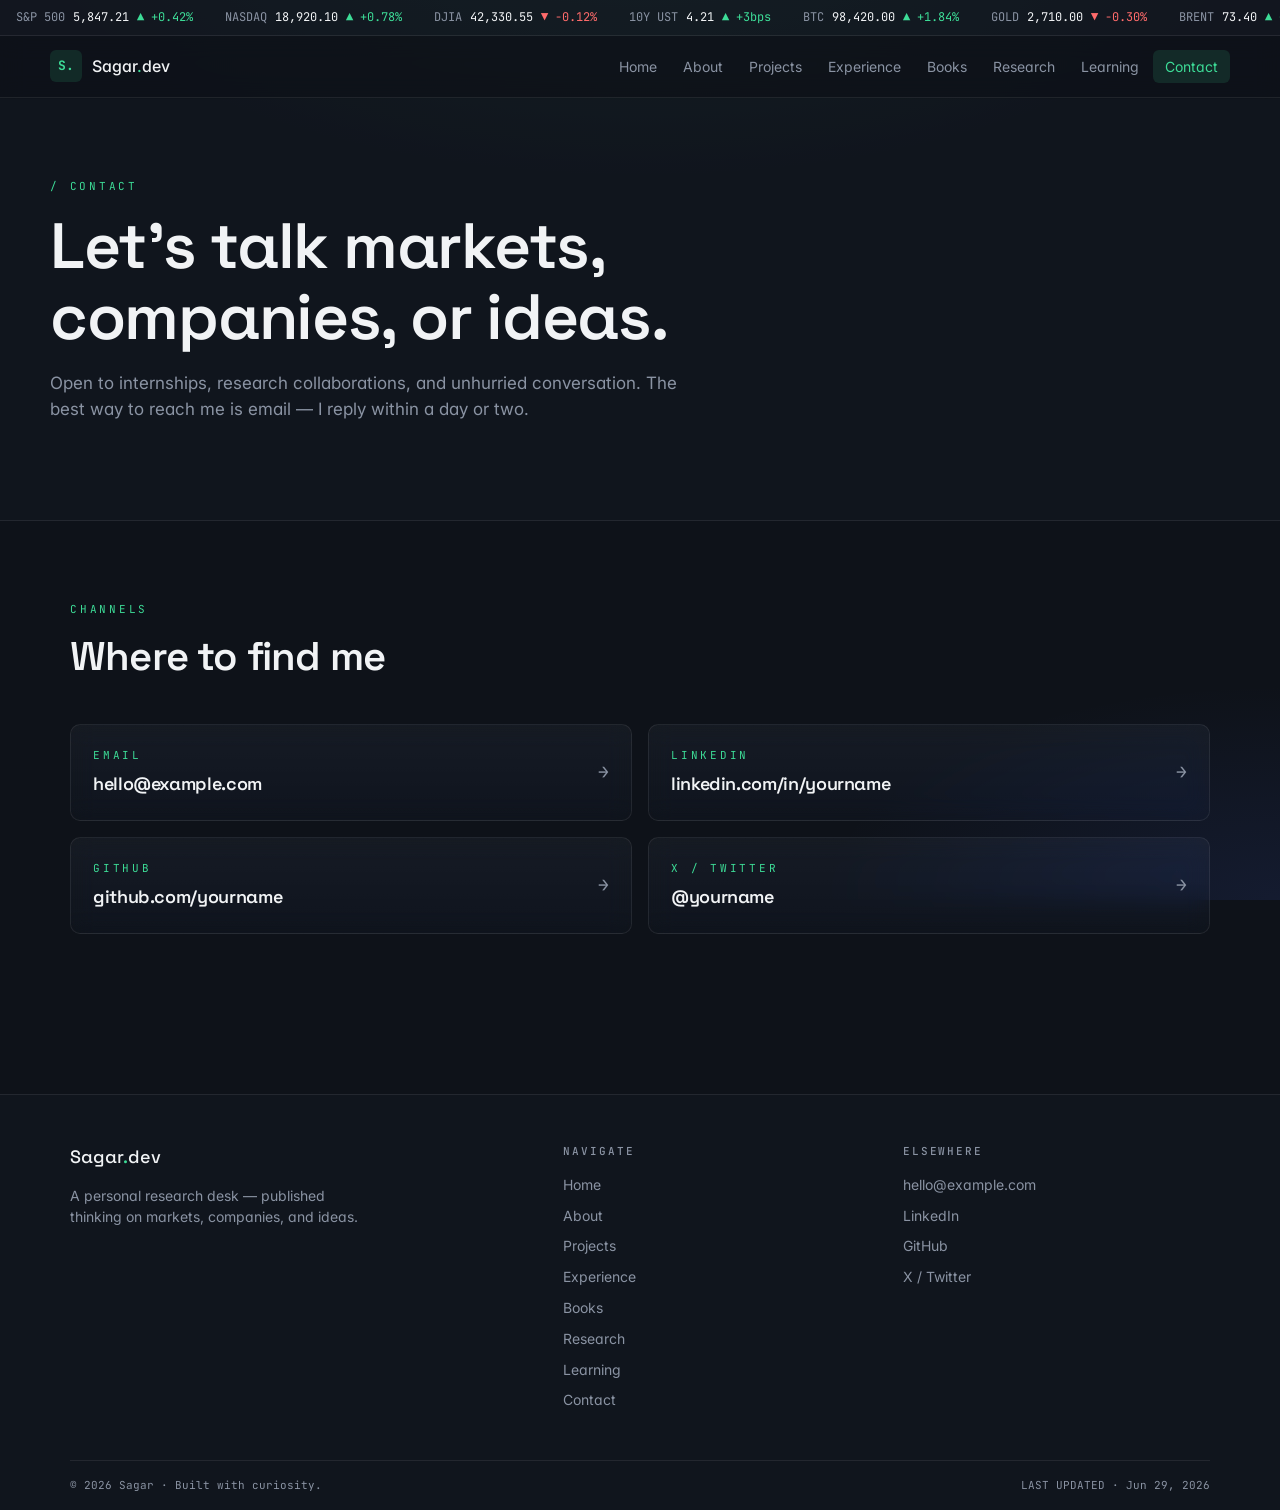
<file: contact.html>
<!doctype html>
<html lang="en">
<head>
<meta charset="utf-8" />
<meta name="viewport" content="width=device-width, initial-scale=1" />
<title>Contact — Sagar</title>
<meta name="description" content="Get in touch via email, LinkedIn, GitHub, or X / Twitter." />
<meta property="og:title" content="Contact — Sagar" />
<meta property="og:description" content="Get in touch via email, LinkedIn, GitHub, or X / Twitter." />
<meta property="og:type" content="website" />
<meta name="twitter:card" content="summary_large_image" />
<link rel="preconnect" href="https://fonts.googleapis.com" />
<link rel="preconnect" href="https://fonts.gstatic.com" crossorigin />
<link rel="stylesheet" href="https://fonts.googleapis.com/css2?family=Space+Grotesk:wght@400;500;600;700&family=Inter:wght@300;400;500;600&family=JetBrains+Mono:wght@400;500&display=swap" />
<link rel="stylesheet" href="styles.css" />
</head>
<body>
  <div class="ticker-wrap"><div class="ticker"><div class="ticker-row"><div class="ticker-item"><span class="muted">S&P 500</span><span class="val" data-base="5847.21">5,847.21</span><span class="up">▲ +0.42%</span></div><div class="ticker-item"><span class="muted">NASDAQ</span><span class="val" data-base="18920.1">18,920.10</span><span class="up">▲ +0.78%</span></div><div class="ticker-item"><span class="muted">DJIA</span><span class="val" data-base="42330.55">42,330.55</span><span class="down">▼ -0.12%</span></div><div class="ticker-item"><span class="muted">10Y UST</span><span class="val" data-base="4.21">4.21</span><span class="up">▲ +3bps</span></div><div class="ticker-item"><span class="muted">BTC</span><span class="val" data-base="98420.0">98,420.00</span><span class="up">▲ +1.84%</span></div><div class="ticker-item"><span class="muted">GOLD</span><span class="val" data-base="2710.0">2,710.00</span><span class="down">▼ -0.30%</span></div><div class="ticker-item"><span class="muted">BRENT</span><span class="val" data-base="73.4">73.40</span><span class="up">▲ +0.55%</span></div><div class="ticker-item"><span class="muted">EUR/USD</span><span class="val" data-base="1.0481">1.05</span><span class="down">▼ -0.18%</span></div><div class="ticker-item"><span class="muted">VIX</span><span class="val" data-base="14.2">14.20</span><span class="down">▼ -2.10%</span></div><div class="ticker-item"><span class="muted">USD/JPY</span><span class="val" data-base="156.3">156.30</span><span class="up">▲ +0.22%</span></div></div><div class="ticker-row"><div class="ticker-item"><span class="muted">S&P 500</span><span class="val" data-base="5847.21">5,847.21</span><span class="up">▲ +0.42%</span></div><div class="ticker-item"><span class="muted">NASDAQ</span><span class="val" data-base="18920.1">18,920.10</span><span class="up">▲ +0.78%</span></div><div class="ticker-item"><span class="muted">DJIA</span><span class="val" data-base="42330.55">42,330.55</span><span class="down">▼ -0.12%</span></div><div class="ticker-item"><span class="muted">10Y UST</span><span class="val" data-base="4.21">4.21</span><span class="up">▲ +3bps</span></div><div class="ticker-item"><span class="muted">BTC</span><span class="val" data-base="98420.0">98,420.00</span><span class="up">▲ +1.84%</span></div><div class="ticker-item"><span class="muted">GOLD</span><span class="val" data-base="2710.0">2,710.00</span><span class="down">▼ -0.30%</span></div><div class="ticker-item"><span class="muted">BRENT</span><span class="val" data-base="73.4">73.40</span><span class="up">▲ +0.55%</span></div><div class="ticker-item"><span class="muted">EUR/USD</span><span class="val" data-base="1.0481">1.05</span><span class="down">▼ -0.18%</span></div><div class="ticker-item"><span class="muted">VIX</span><span class="val" data-base="14.2">14.20</span><span class="down">▼ -2.10%</span></div><div class="ticker-item"><span class="muted">USD/JPY</span><span class="val" data-base="156.3">156.30</span><span class="up">▲ +0.22%</span></div></div></div></div>
  <header class="header">
    <div class="container header-inner">
      <a class="brand" href="index.html">
        <span class="brand-mark">S.</span>
        <span class="brand-name">Sagar<span class="dot">.</span>dev</span>
      </a>
      <nav class="nav"><a href="index.html">Home</a><a href="about.html">About</a><a href="projects.html">Projects</a><a href="experience.html">Experience</a><a href="books.html">Books</a><a href="research.html">Research</a><a href="learning.html">Learning</a><a href="contact.html" class="active">Contact</a></nav>
      <button class="menu-btn" aria-label="Menu">☰</button>
    </div>
  </header>
  <main>

    <section class="page-hero"><div class="container inner">
      <div class="eyebrow">/ Contact</div>
      <h1>Let's talk markets, companies, or ideas.</h1>
      <p>Open to internships, research collaborations, and unhurried conversation. The best way to reach me is email — I reply within a day or two.</p>
    </div></section>
    
    <section class="block"><div class="container">
      <div class="section-head"><div><div class="eyebrow">Channels</div><h2>Where to find me</h2></div>
      </div>
      <div class="grid grid-2"><a href="mailto:hello@example.com" class="glass" style="display:flex;justify-content:space-between;align-items:center;gap:14px;"><div><div class="eyebrow">Email</div><h3 style="margin-top:6px;">hello@example.com</h3></div><span class="muted mono" style="font-size:18px;">→</span></a><a href="https://linkedin.com" class="glass" style="display:flex;justify-content:space-between;align-items:center;gap:14px;"><div><div class="eyebrow">LinkedIn</div><h3 style="margin-top:6px;">linkedin.com/in/yourname</h3></div><span class="muted mono" style="font-size:18px;">→</span></a><a href="https://github.com" class="glass" style="display:flex;justify-content:space-between;align-items:center;gap:14px;"><div><div class="eyebrow">GitHub</div><h3 style="margin-top:6px;">github.com/yourname</h3></div><span class="muted mono" style="font-size:18px;">→</span></a><a href="https://x.com" class="glass" style="display:flex;justify-content:space-between;align-items:center;gap:14px;"><div><div class="eyebrow">X / Twitter</div><h3 style="margin-top:6px;">@yourname</h3></div><span class="muted mono" style="font-size:18px;">→</span></a></div>
    </div></section>
    
  </main>
  <footer class="site">
    <div class="container">
      <div class="grid-foot">
        <div>
          <h4 style="font-family: 'Space Grotesk', sans-serif; font-size: 18px; color: var(--fg); text-transform: none; letter-spacing: normal;">Sagar<span class="primary">.</span>dev</h4>
          <p class="muted" style="max-width:300px; font-size:14px;">A personal research desk — published thinking on markets, companies, and ideas.</p>
        </div>
        <div>
          <h4>Navigate</h4>
          <ul><li><a href="index.html">Home</a></li><li><a href="about.html">About</a></li><li><a href="projects.html">Projects</a></li><li><a href="experience.html">Experience</a></li><li><a href="books.html">Books</a></li><li><a href="research.html">Research</a></li><li><a href="learning.html">Learning</a></li><li><a href="contact.html">Contact</a></li></ul>
        </div>
        <div>
          <h4>Elsewhere</h4>
          <ul>
            <li><a href="mailto:hello@example.com">hello@example.com</a></li>
            <li><a href="https://linkedin.com" target="_blank" rel="noreferrer">LinkedIn</a></li>
            <li><a href="https://github.com" target="_blank" rel="noreferrer">GitHub</a></li>
            <li><a href="https://x.com" target="_blank" rel="noreferrer">X / Twitter</a></li>
          </ul>
        </div>
      </div>
      <div class="foot-bar">
        <span>© 2026 Sagar · Built with curiosity.</span>
        <span>LAST UPDATED · Jun 29, 2026</span>
      </div>
    </div>
  </footer>
  <script src="script.js"></script>
</body>
</html>
</file>
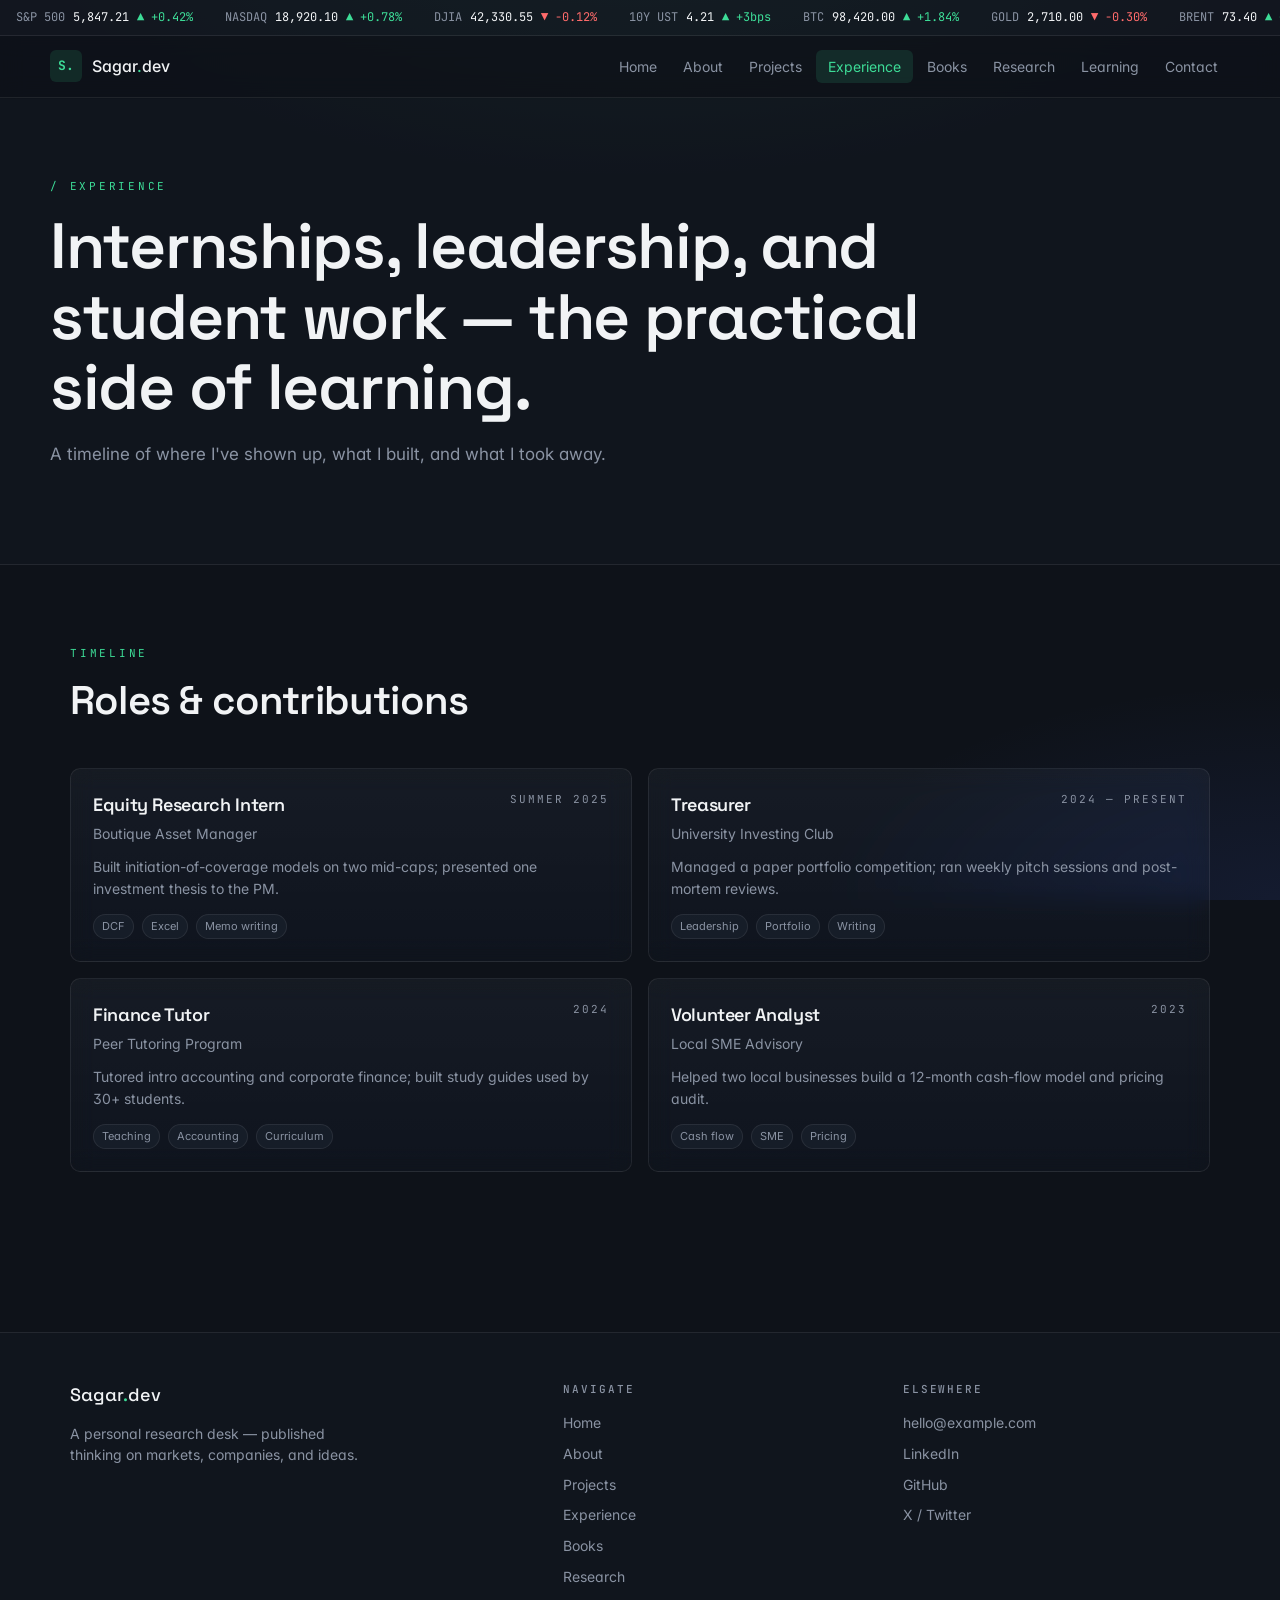
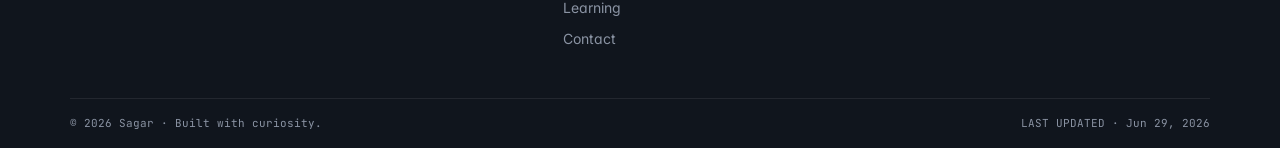
<file: experience.html>
<!doctype html>
<html lang="en">
<head>
<meta charset="utf-8" />
<meta name="viewport" content="width=device-width, initial-scale=1" />
<title>Experience — Sagar</title>
<meta name="description" content="Timeline of internships, leadership roles, and student organization work in finance and accounting." />
<meta property="og:title" content="Experience — Sagar" />
<meta property="og:description" content="Timeline of internships, leadership roles, and student organization work in finance and accounting." />
<meta property="og:type" content="website" />
<meta name="twitter:card" content="summary_large_image" />
<link rel="preconnect" href="https://fonts.googleapis.com" />
<link rel="preconnect" href="https://fonts.gstatic.com" crossorigin />
<link rel="stylesheet" href="https://fonts.googleapis.com/css2?family=Space+Grotesk:wght@400;500;600;700&family=Inter:wght@300;400;500;600&family=JetBrains+Mono:wght@400;500&display=swap" />
<link rel="stylesheet" href="styles.css" />
</head>
<body>
  <div class="ticker-wrap"><div class="ticker"><div class="ticker-row"><div class="ticker-item"><span class="muted">S&P 500</span><span class="val" data-base="5847.21">5,847.21</span><span class="up">▲ +0.42%</span></div><div class="ticker-item"><span class="muted">NASDAQ</span><span class="val" data-base="18920.1">18,920.10</span><span class="up">▲ +0.78%</span></div><div class="ticker-item"><span class="muted">DJIA</span><span class="val" data-base="42330.55">42,330.55</span><span class="down">▼ -0.12%</span></div><div class="ticker-item"><span class="muted">10Y UST</span><span class="val" data-base="4.21">4.21</span><span class="up">▲ +3bps</span></div><div class="ticker-item"><span class="muted">BTC</span><span class="val" data-base="98420.0">98,420.00</span><span class="up">▲ +1.84%</span></div><div class="ticker-item"><span class="muted">GOLD</span><span class="val" data-base="2710.0">2,710.00</span><span class="down">▼ -0.30%</span></div><div class="ticker-item"><span class="muted">BRENT</span><span class="val" data-base="73.4">73.40</span><span class="up">▲ +0.55%</span></div><div class="ticker-item"><span class="muted">EUR/USD</span><span class="val" data-base="1.0481">1.05</span><span class="down">▼ -0.18%</span></div><div class="ticker-item"><span class="muted">VIX</span><span class="val" data-base="14.2">14.20</span><span class="down">▼ -2.10%</span></div><div class="ticker-item"><span class="muted">USD/JPY</span><span class="val" data-base="156.3">156.30</span><span class="up">▲ +0.22%</span></div></div><div class="ticker-row"><div class="ticker-item"><span class="muted">S&P 500</span><span class="val" data-base="5847.21">5,847.21</span><span class="up">▲ +0.42%</span></div><div class="ticker-item"><span class="muted">NASDAQ</span><span class="val" data-base="18920.1">18,920.10</span><span class="up">▲ +0.78%</span></div><div class="ticker-item"><span class="muted">DJIA</span><span class="val" data-base="42330.55">42,330.55</span><span class="down">▼ -0.12%</span></div><div class="ticker-item"><span class="muted">10Y UST</span><span class="val" data-base="4.21">4.21</span><span class="up">▲ +3bps</span></div><div class="ticker-item"><span class="muted">BTC</span><span class="val" data-base="98420.0">98,420.00</span><span class="up">▲ +1.84%</span></div><div class="ticker-item"><span class="muted">GOLD</span><span class="val" data-base="2710.0">2,710.00</span><span class="down">▼ -0.30%</span></div><div class="ticker-item"><span class="muted">BRENT</span><span class="val" data-base="73.4">73.40</span><span class="up">▲ +0.55%</span></div><div class="ticker-item"><span class="muted">EUR/USD</span><span class="val" data-base="1.0481">1.05</span><span class="down">▼ -0.18%</span></div><div class="ticker-item"><span class="muted">VIX</span><span class="val" data-base="14.2">14.20</span><span class="down">▼ -2.10%</span></div><div class="ticker-item"><span class="muted">USD/JPY</span><span class="val" data-base="156.3">156.30</span><span class="up">▲ +0.22%</span></div></div></div></div>
  <header class="header">
    <div class="container header-inner">
      <a class="brand" href="index.html">
        <span class="brand-mark">S.</span>
        <span class="brand-name">Sagar<span class="dot">.</span>dev</span>
      </a>
      <nav class="nav"><a href="index.html">Home</a><a href="about.html">About</a><a href="projects.html">Projects</a><a href="experience.html" class="active">Experience</a><a href="books.html">Books</a><a href="research.html">Research</a><a href="learning.html">Learning</a><a href="contact.html">Contact</a></nav>
      <button class="menu-btn" aria-label="Menu">☰</button>
    </div>
  </header>
  <main>

    <section class="page-hero"><div class="container inner">
      <div class="eyebrow">/ Experience</div>
      <h1>Internships, leadership, and student work — the practical side of learning.</h1>
      <p>A timeline of where I've shown up, what I built, and what I took away.</p>
    </div></section>
    
    <section class="block"><div class="container">
      <div class="section-head"><div><div class="eyebrow">Timeline</div><h2>Roles & contributions</h2></div>
      </div>
      <div class="grid grid-2"><div class="glass">
          <div style="display:flex;justify-content:space-between;gap:8px;flex-wrap:wrap;">
            <div><h3>Equity Research Intern</h3><p class="muted" style="margin-top:4px;">Boutique Asset Manager</p></div>
            <span class="mono muted" style="font-size:11px;letter-spacing:0.18em;text-transform:uppercase;">Summer 2025</span>
          </div>
          <p style="margin-top:12px;color:var(--muted);">Built initiation-of-coverage models on two mid-caps; presented one investment thesis to the PM.</p>
          <div class="chips" style="margin-top:14px;"><span class="chip" style="font-size:11px;padding:3px 8px;">DCF</span><span class="chip" style="font-size:11px;padding:3px 8px;">Excel</span><span class="chip" style="font-size:11px;padding:3px 8px;">Memo writing</span></div>
        </div><div class="glass">
          <div style="display:flex;justify-content:space-between;gap:8px;flex-wrap:wrap;">
            <div><h3>Treasurer</h3><p class="muted" style="margin-top:4px;">University Investing Club</p></div>
            <span class="mono muted" style="font-size:11px;letter-spacing:0.18em;text-transform:uppercase;">2024 — present</span>
          </div>
          <p style="margin-top:12px;color:var(--muted);">Managed a paper portfolio competition; ran weekly pitch sessions and post-mortem reviews.</p>
          <div class="chips" style="margin-top:14px;"><span class="chip" style="font-size:11px;padding:3px 8px;">Leadership</span><span class="chip" style="font-size:11px;padding:3px 8px;">Portfolio</span><span class="chip" style="font-size:11px;padding:3px 8px;">Writing</span></div>
        </div><div class="glass">
          <div style="display:flex;justify-content:space-between;gap:8px;flex-wrap:wrap;">
            <div><h3>Finance Tutor</h3><p class="muted" style="margin-top:4px;">Peer Tutoring Program</p></div>
            <span class="mono muted" style="font-size:11px;letter-spacing:0.18em;text-transform:uppercase;">2024</span>
          </div>
          <p style="margin-top:12px;color:var(--muted);">Tutored intro accounting and corporate finance; built study guides used by 30+ students.</p>
          <div class="chips" style="margin-top:14px;"><span class="chip" style="font-size:11px;padding:3px 8px;">Teaching</span><span class="chip" style="font-size:11px;padding:3px 8px;">Accounting</span><span class="chip" style="font-size:11px;padding:3px 8px;">Curriculum</span></div>
        </div><div class="glass">
          <div style="display:flex;justify-content:space-between;gap:8px;flex-wrap:wrap;">
            <div><h3>Volunteer Analyst</h3><p class="muted" style="margin-top:4px;">Local SME Advisory</p></div>
            <span class="mono muted" style="font-size:11px;letter-spacing:0.18em;text-transform:uppercase;">2023</span>
          </div>
          <p style="margin-top:12px;color:var(--muted);">Helped two local businesses build a 12-month cash-flow model and pricing audit.</p>
          <div class="chips" style="margin-top:14px;"><span class="chip" style="font-size:11px;padding:3px 8px;">Cash flow</span><span class="chip" style="font-size:11px;padding:3px 8px;">SME</span><span class="chip" style="font-size:11px;padding:3px 8px;">Pricing</span></div>
        </div></div>
    </div></section>
    
  </main>
  <footer class="site">
    <div class="container">
      <div class="grid-foot">
        <div>
          <h4 style="font-family: 'Space Grotesk', sans-serif; font-size: 18px; color: var(--fg); text-transform: none; letter-spacing: normal;">Sagar<span class="primary">.</span>dev</h4>
          <p class="muted" style="max-width:300px; font-size:14px;">A personal research desk — published thinking on markets, companies, and ideas.</p>
        </div>
        <div>
          <h4>Navigate</h4>
          <ul><li><a href="index.html">Home</a></li><li><a href="about.html">About</a></li><li><a href="projects.html">Projects</a></li><li><a href="experience.html">Experience</a></li><li><a href="books.html">Books</a></li><li><a href="research.html">Research</a></li><li><a href="learning.html">Learning</a></li><li><a href="contact.html">Contact</a></li></ul>
        </div>
        <div>
          <h4>Elsewhere</h4>
          <ul>
            <li><a href="mailto:hello@example.com">hello@example.com</a></li>
            <li><a href="https://linkedin.com" target="_blank" rel="noreferrer">LinkedIn</a></li>
            <li><a href="https://github.com" target="_blank" rel="noreferrer">GitHub</a></li>
            <li><a href="https://x.com" target="_blank" rel="noreferrer">X / Twitter</a></li>
          </ul>
        </div>
      </div>
      <div class="foot-bar">
        <span>© 2026 Sagar · Built with curiosity.</span>
        <span>LAST UPDATED · Jun 29, 2026</span>
      </div>
    </div>
  </footer>
  <script src="script.js"></script>
</body>
</html>
</file>
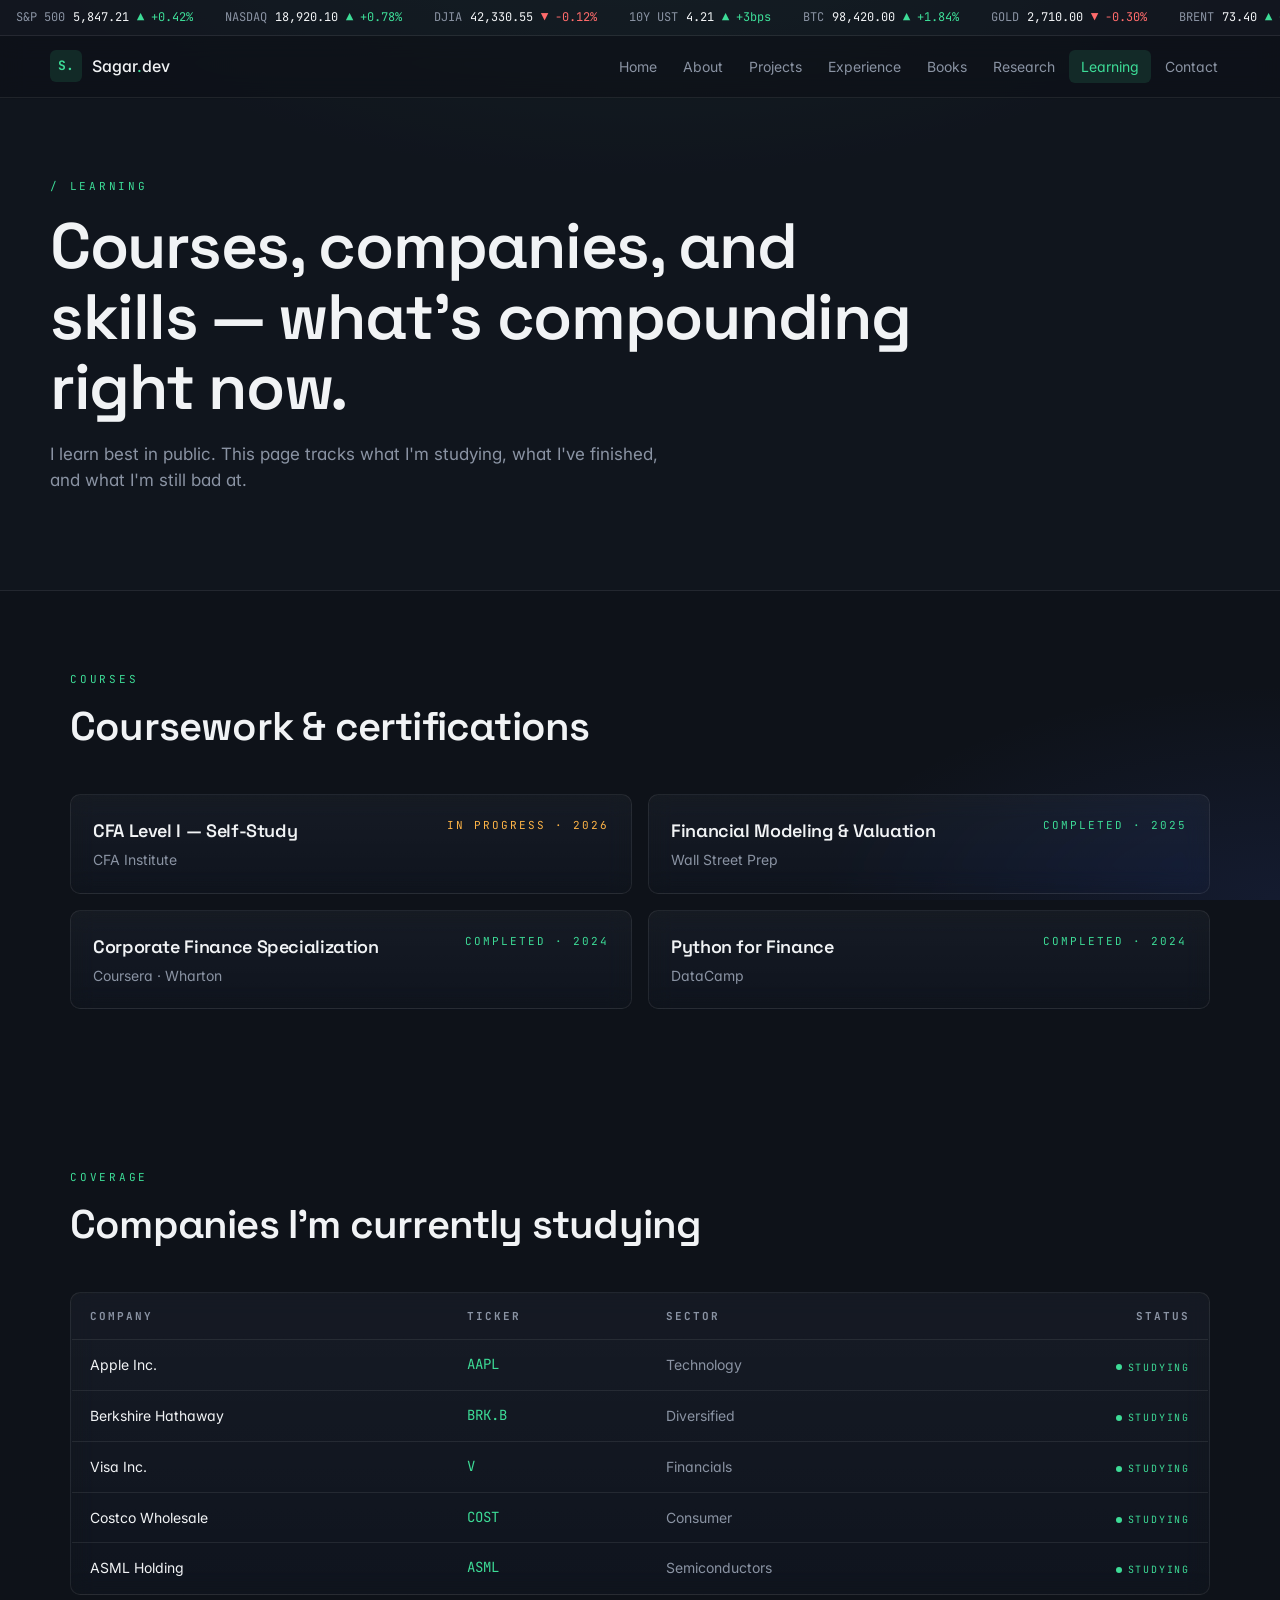
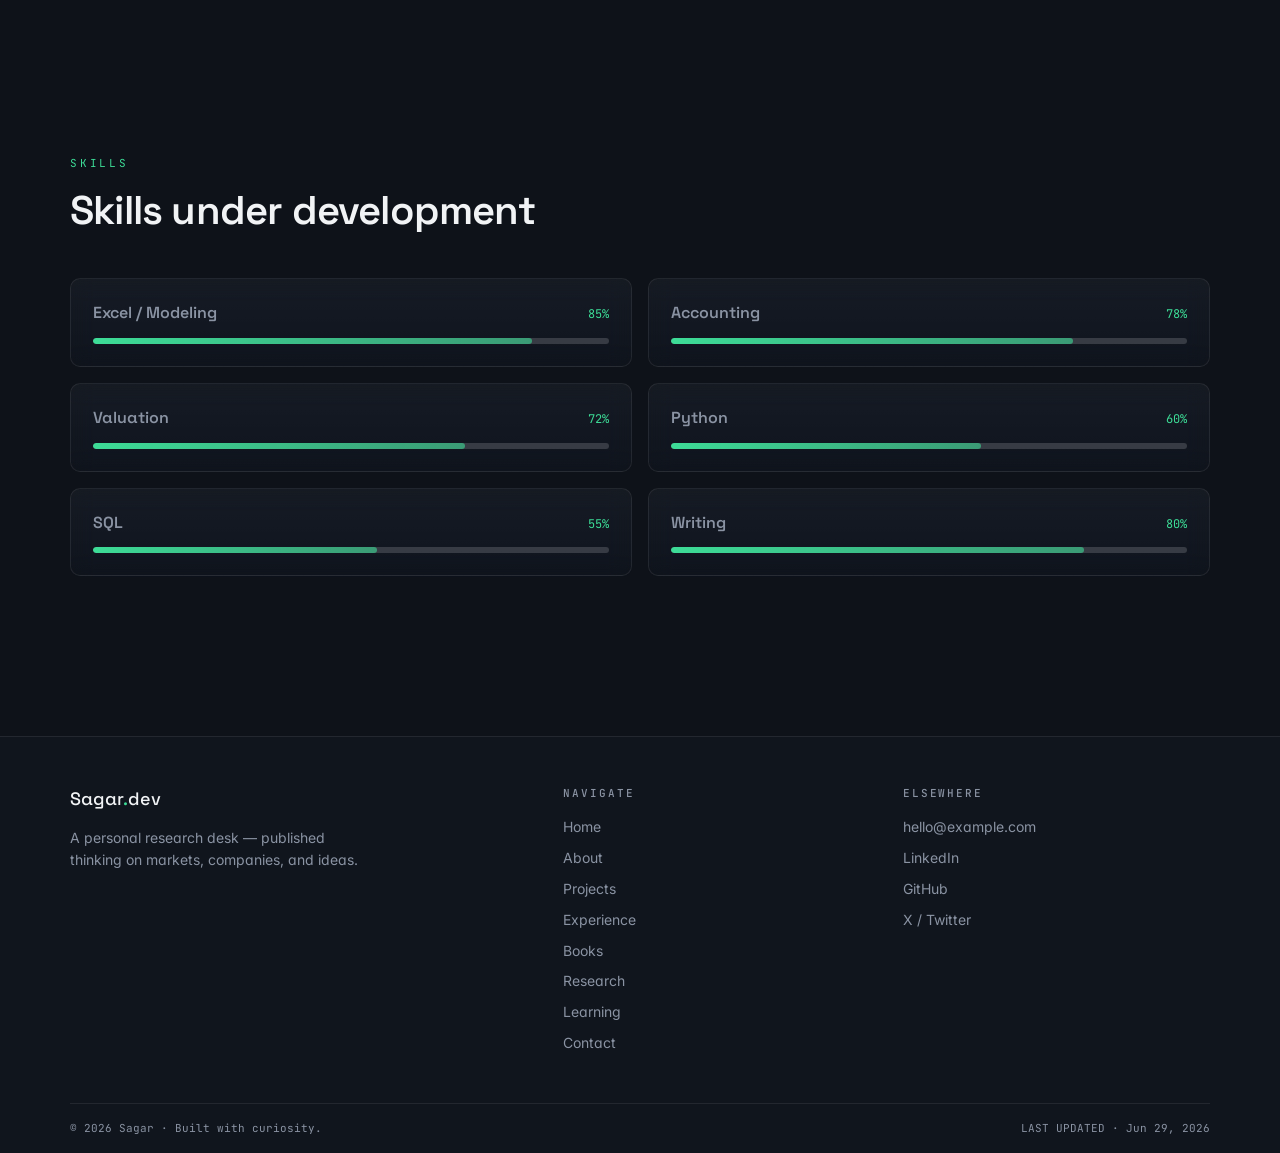
<file: learning.html>
<!doctype html>
<html lang="en">
<head>
<meta charset="utf-8" />
<meta name="viewport" content="width=device-width, initial-scale=1" />
<title>Learning — Sagar</title>
<meta name="description" content="Courses, certifications, companies under study, and skills under development." />
<meta property="og:title" content="Learning — Sagar" />
<meta property="og:description" content="Courses, certifications, companies under study, and skills under development." />
<meta property="og:type" content="website" />
<meta name="twitter:card" content="summary_large_image" />
<link rel="preconnect" href="https://fonts.googleapis.com" />
<link rel="preconnect" href="https://fonts.gstatic.com" crossorigin />
<link rel="stylesheet" href="https://fonts.googleapis.com/css2?family=Space+Grotesk:wght@400;500;600;700&family=Inter:wght@300;400;500;600&family=JetBrains+Mono:wght@400;500&display=swap" />
<link rel="stylesheet" href="styles.css" />
</head>
<body>
  <div class="ticker-wrap"><div class="ticker"><div class="ticker-row"><div class="ticker-item"><span class="muted">S&P 500</span><span class="val" data-base="5847.21">5,847.21</span><span class="up">▲ +0.42%</span></div><div class="ticker-item"><span class="muted">NASDAQ</span><span class="val" data-base="18920.1">18,920.10</span><span class="up">▲ +0.78%</span></div><div class="ticker-item"><span class="muted">DJIA</span><span class="val" data-base="42330.55">42,330.55</span><span class="down">▼ -0.12%</span></div><div class="ticker-item"><span class="muted">10Y UST</span><span class="val" data-base="4.21">4.21</span><span class="up">▲ +3bps</span></div><div class="ticker-item"><span class="muted">BTC</span><span class="val" data-base="98420.0">98,420.00</span><span class="up">▲ +1.84%</span></div><div class="ticker-item"><span class="muted">GOLD</span><span class="val" data-base="2710.0">2,710.00</span><span class="down">▼ -0.30%</span></div><div class="ticker-item"><span class="muted">BRENT</span><span class="val" data-base="73.4">73.40</span><span class="up">▲ +0.55%</span></div><div class="ticker-item"><span class="muted">EUR/USD</span><span class="val" data-base="1.0481">1.05</span><span class="down">▼ -0.18%</span></div><div class="ticker-item"><span class="muted">VIX</span><span class="val" data-base="14.2">14.20</span><span class="down">▼ -2.10%</span></div><div class="ticker-item"><span class="muted">USD/JPY</span><span class="val" data-base="156.3">156.30</span><span class="up">▲ +0.22%</span></div></div><div class="ticker-row"><div class="ticker-item"><span class="muted">S&P 500</span><span class="val" data-base="5847.21">5,847.21</span><span class="up">▲ +0.42%</span></div><div class="ticker-item"><span class="muted">NASDAQ</span><span class="val" data-base="18920.1">18,920.10</span><span class="up">▲ +0.78%</span></div><div class="ticker-item"><span class="muted">DJIA</span><span class="val" data-base="42330.55">42,330.55</span><span class="down">▼ -0.12%</span></div><div class="ticker-item"><span class="muted">10Y UST</span><span class="val" data-base="4.21">4.21</span><span class="up">▲ +3bps</span></div><div class="ticker-item"><span class="muted">BTC</span><span class="val" data-base="98420.0">98,420.00</span><span class="up">▲ +1.84%</span></div><div class="ticker-item"><span class="muted">GOLD</span><span class="val" data-base="2710.0">2,710.00</span><span class="down">▼ -0.30%</span></div><div class="ticker-item"><span class="muted">BRENT</span><span class="val" data-base="73.4">73.40</span><span class="up">▲ +0.55%</span></div><div class="ticker-item"><span class="muted">EUR/USD</span><span class="val" data-base="1.0481">1.05</span><span class="down">▼ -0.18%</span></div><div class="ticker-item"><span class="muted">VIX</span><span class="val" data-base="14.2">14.20</span><span class="down">▼ -2.10%</span></div><div class="ticker-item"><span class="muted">USD/JPY</span><span class="val" data-base="156.3">156.30</span><span class="up">▲ +0.22%</span></div></div></div></div>
  <header class="header">
    <div class="container header-inner">
      <a class="brand" href="index.html">
        <span class="brand-mark">S.</span>
        <span class="brand-name">Sagar<span class="dot">.</span>dev</span>
      </a>
      <nav class="nav"><a href="index.html">Home</a><a href="about.html">About</a><a href="projects.html">Projects</a><a href="experience.html">Experience</a><a href="books.html">Books</a><a href="research.html">Research</a><a href="learning.html" class="active">Learning</a><a href="contact.html">Contact</a></nav>
      <button class="menu-btn" aria-label="Menu">☰</button>
    </div>
  </header>
  <main>

    <section class="page-hero"><div class="container inner">
      <div class="eyebrow">/ Learning</div>
      <h1>Courses, companies, and skills — what's compounding right now.</h1>
      <p>I learn best in public. This page tracks what I'm studying, what I've finished, and what I'm still bad at.</p>
    </div></section>
    
    <section class="block"><div class="container">
      <div class="section-head"><div><div class="eyebrow">Courses</div><h2>Coursework & certifications</h2></div>
      </div>
      <div class="grid grid-2"><div class="glass"><div style="display:flex;justify-content:space-between;gap:12px;flex-wrap:wrap;"><div><h3>CFA Level I — Self-Study</h3><p class="muted" style="margin-top:4px;">CFA Institute</p></div><span class="mono" style="color:var(--amber);font-size:11px;letter-spacing:0.18em;text-transform:uppercase;">In progress · 2026</span></div></div><div class="glass"><div style="display:flex;justify-content:space-between;gap:12px;flex-wrap:wrap;"><div><h3>Financial Modeling & Valuation</h3><p class="muted" style="margin-top:4px;">Wall Street Prep</p></div><span class="mono" style="color:var(--primary);font-size:11px;letter-spacing:0.18em;text-transform:uppercase;">Completed · 2025</span></div></div><div class="glass"><div style="display:flex;justify-content:space-between;gap:12px;flex-wrap:wrap;"><div><h3>Corporate Finance Specialization</h3><p class="muted" style="margin-top:4px;">Coursera · Wharton</p></div><span class="mono" style="color:var(--primary);font-size:11px;letter-spacing:0.18em;text-transform:uppercase;">Completed · 2024</span></div></div><div class="glass"><div style="display:flex;justify-content:space-between;gap:12px;flex-wrap:wrap;"><div><h3>Python for Finance</h3><p class="muted" style="margin-top:4px;">DataCamp</p></div><span class="mono" style="color:var(--primary);font-size:11px;letter-spacing:0.18em;text-transform:uppercase;">Completed · 2024</span></div></div></div>
    </div></section>
    
    <section class="block"><div class="container">
      <div class="section-head"><div><div class="eyebrow">Coverage</div><h2>Companies I'm currently studying</h2></div>
      </div>
      <div class="glass" style="padding:0;overflow:hidden;"><table class="tbl"><thead><tr><th>Company</th><th>Ticker</th><th>Sector</th><th style="text-align:right;">Status</th></tr></thead><tbody><tr><td>Apple Inc.</td><td class="mono primary">AAPL</td><td class="muted">Technology</td><td style="text-align:right;"><span class="mono primary" style="font-size:10px;letter-spacing:0.18em;text-transform:uppercase;display:inline-flex;gap:6px;align-items:center;"><span class="dot-pulse" style="width:6px;height:6px;"></span>studying</span></td></tr><tr><td>Berkshire Hathaway</td><td class="mono primary">BRK.B</td><td class="muted">Diversified</td><td style="text-align:right;"><span class="mono primary" style="font-size:10px;letter-spacing:0.18em;text-transform:uppercase;display:inline-flex;gap:6px;align-items:center;"><span class="dot-pulse" style="width:6px;height:6px;"></span>studying</span></td></tr><tr><td>Visa Inc.</td><td class="mono primary">V</td><td class="muted">Financials</td><td style="text-align:right;"><span class="mono primary" style="font-size:10px;letter-spacing:0.18em;text-transform:uppercase;display:inline-flex;gap:6px;align-items:center;"><span class="dot-pulse" style="width:6px;height:6px;"></span>studying</span></td></tr><tr><td>Costco Wholesale</td><td class="mono primary">COST</td><td class="muted">Consumer</td><td style="text-align:right;"><span class="mono primary" style="font-size:10px;letter-spacing:0.18em;text-transform:uppercase;display:inline-flex;gap:6px;align-items:center;"><span class="dot-pulse" style="width:6px;height:6px;"></span>studying</span></td></tr><tr><td>ASML Holding</td><td class="mono primary">ASML</td><td class="muted">Semiconductors</td><td style="text-align:right;"><span class="mono primary" style="font-size:10px;letter-spacing:0.18em;text-transform:uppercase;display:inline-flex;gap:6px;align-items:center;"><span class="dot-pulse" style="width:6px;height:6px;"></span>studying</span></td></tr></tbody></table></div>
    </div></section>
    
    <section class="block"><div class="container">
      <div class="section-head"><div><div class="eyebrow">Skills</div><h2>Skills under development</h2></div>
      </div>
      <div class="grid grid-2"><div class="glass"><div style="display:flex;justify-content:space-between;align-items:baseline;"><p style="font-family:'Space Grotesk',sans-serif;font-weight:600;font-size:16px;margin:0;">Excel / Modeling</p><span class="mono primary" style="font-size:12px;">85%</span></div><div class="progress" style="margin-top:12px;height:6px;"><div style="width:85%"></div></div></div><div class="glass"><div style="display:flex;justify-content:space-between;align-items:baseline;"><p style="font-family:'Space Grotesk',sans-serif;font-weight:600;font-size:16px;margin:0;">Accounting</p><span class="mono primary" style="font-size:12px;">78%</span></div><div class="progress" style="margin-top:12px;height:6px;"><div style="width:78%"></div></div></div><div class="glass"><div style="display:flex;justify-content:space-between;align-items:baseline;"><p style="font-family:'Space Grotesk',sans-serif;font-weight:600;font-size:16px;margin:0;">Valuation</p><span class="mono primary" style="font-size:12px;">72%</span></div><div class="progress" style="margin-top:12px;height:6px;"><div style="width:72%"></div></div></div><div class="glass"><div style="display:flex;justify-content:space-between;align-items:baseline;"><p style="font-family:'Space Grotesk',sans-serif;font-weight:600;font-size:16px;margin:0;">Python</p><span class="mono primary" style="font-size:12px;">60%</span></div><div class="progress" style="margin-top:12px;height:6px;"><div style="width:60%"></div></div></div><div class="glass"><div style="display:flex;justify-content:space-between;align-items:baseline;"><p style="font-family:'Space Grotesk',sans-serif;font-weight:600;font-size:16px;margin:0;">SQL</p><span class="mono primary" style="font-size:12px;">55%</span></div><div class="progress" style="margin-top:12px;height:6px;"><div style="width:55%"></div></div></div><div class="glass"><div style="display:flex;justify-content:space-between;align-items:baseline;"><p style="font-family:'Space Grotesk',sans-serif;font-weight:600;font-size:16px;margin:0;">Writing</p><span class="mono primary" style="font-size:12px;">80%</span></div><div class="progress" style="margin-top:12px;height:6px;"><div style="width:80%"></div></div></div></div>
    </div></section>
    
  </main>
  <footer class="site">
    <div class="container">
      <div class="grid-foot">
        <div>
          <h4 style="font-family: 'Space Grotesk', sans-serif; font-size: 18px; color: var(--fg); text-transform: none; letter-spacing: normal;">Sagar<span class="primary">.</span>dev</h4>
          <p class="muted" style="max-width:300px; font-size:14px;">A personal research desk — published thinking on markets, companies, and ideas.</p>
        </div>
        <div>
          <h4>Navigate</h4>
          <ul><li><a href="index.html">Home</a></li><li><a href="about.html">About</a></li><li><a href="projects.html">Projects</a></li><li><a href="experience.html">Experience</a></li><li><a href="books.html">Books</a></li><li><a href="research.html">Research</a></li><li><a href="learning.html">Learning</a></li><li><a href="contact.html">Contact</a></li></ul>
        </div>
        <div>
          <h4>Elsewhere</h4>
          <ul>
            <li><a href="mailto:hello@example.com">hello@example.com</a></li>
            <li><a href="https://linkedin.com" target="_blank" rel="noreferrer">LinkedIn</a></li>
            <li><a href="https://github.com" target="_blank" rel="noreferrer">GitHub</a></li>
            <li><a href="https://x.com" target="_blank" rel="noreferrer">X / Twitter</a></li>
          </ul>
        </div>
      </div>
      <div class="foot-bar">
        <span>© 2026 Sagar · Built with curiosity.</span>
        <span>LAST UPDATED · Jun 29, 2026</span>
      </div>
    </div>
  </footer>
  <script src="script.js"></script>
</body>
</html>
</file>
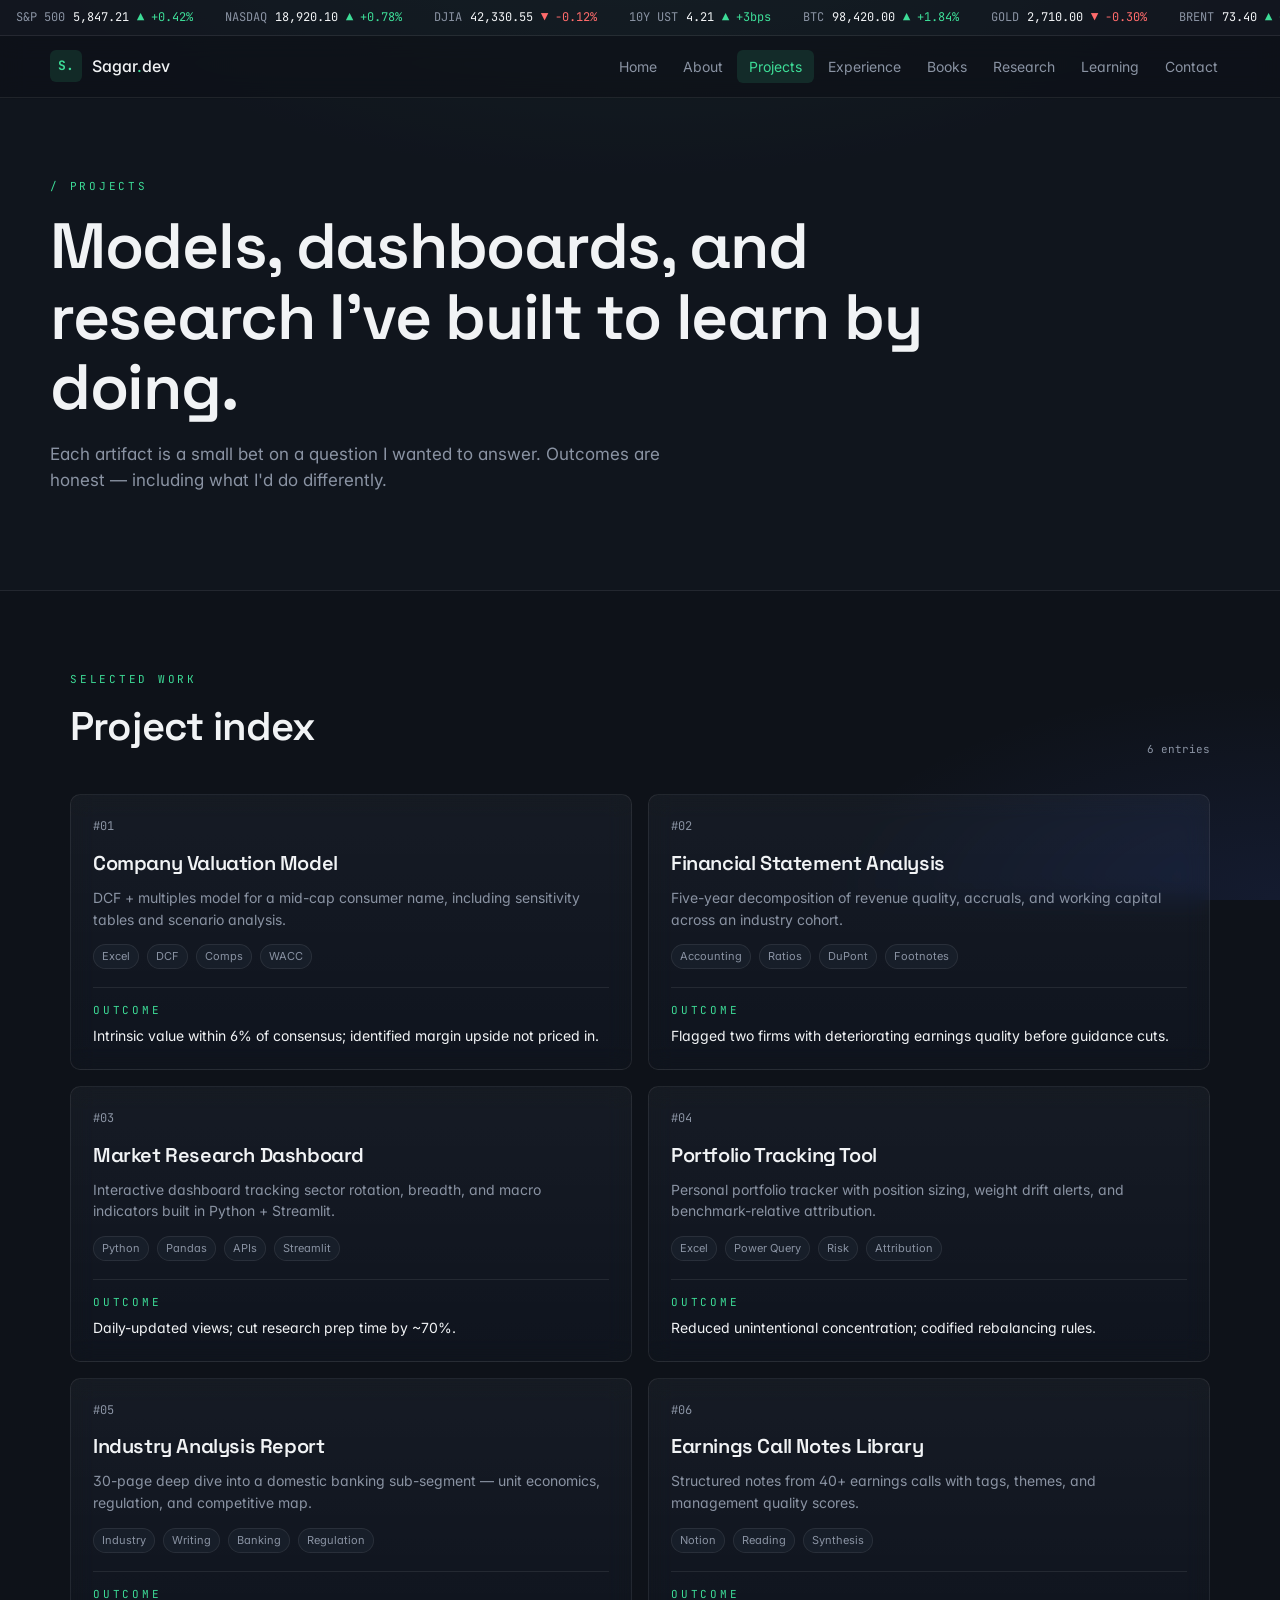
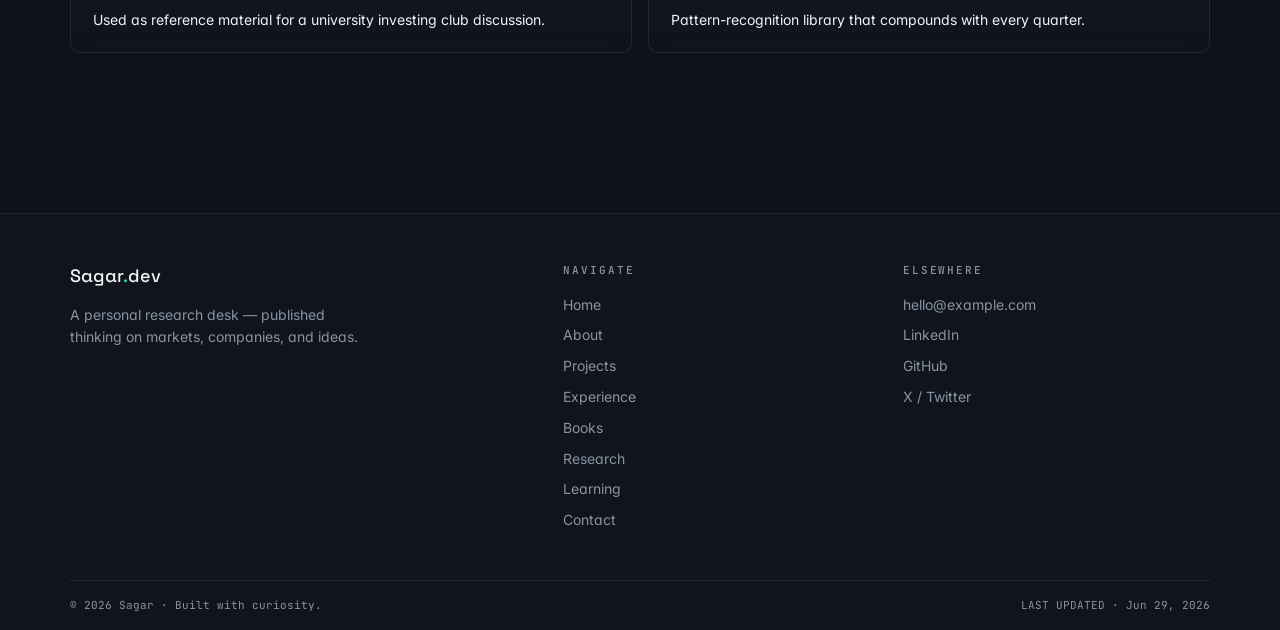
<file: projects.html>
<!doctype html>
<html lang="en">
<head>
<meta charset="utf-8" />
<meta name="viewport" content="width=device-width, initial-scale=1" />
<title>Projects — Sagar</title>
<meta name="description" content="Selected finance and accounting projects: valuation models, research dashboards, portfolio tools, and industry reports." />
<meta property="og:title" content="Projects — Sagar" />
<meta property="og:description" content="Selected finance and accounting projects: valuation models, research dashboards, portfolio tools, and industry reports." />
<meta property="og:type" content="website" />
<meta name="twitter:card" content="summary_large_image" />
<link rel="preconnect" href="https://fonts.googleapis.com" />
<link rel="preconnect" href="https://fonts.gstatic.com" crossorigin />
<link rel="stylesheet" href="https://fonts.googleapis.com/css2?family=Space+Grotesk:wght@400;500;600;700&family=Inter:wght@300;400;500;600&family=JetBrains+Mono:wght@400;500&display=swap" />
<link rel="stylesheet" href="styles.css" />
</head>
<body>
  <div class="ticker-wrap"><div class="ticker"><div class="ticker-row"><div class="ticker-item"><span class="muted">S&P 500</span><span class="val" data-base="5847.21">5,847.21</span><span class="up">▲ +0.42%</span></div><div class="ticker-item"><span class="muted">NASDAQ</span><span class="val" data-base="18920.1">18,920.10</span><span class="up">▲ +0.78%</span></div><div class="ticker-item"><span class="muted">DJIA</span><span class="val" data-base="42330.55">42,330.55</span><span class="down">▼ -0.12%</span></div><div class="ticker-item"><span class="muted">10Y UST</span><span class="val" data-base="4.21">4.21</span><span class="up">▲ +3bps</span></div><div class="ticker-item"><span class="muted">BTC</span><span class="val" data-base="98420.0">98,420.00</span><span class="up">▲ +1.84%</span></div><div class="ticker-item"><span class="muted">GOLD</span><span class="val" data-base="2710.0">2,710.00</span><span class="down">▼ -0.30%</span></div><div class="ticker-item"><span class="muted">BRENT</span><span class="val" data-base="73.4">73.40</span><span class="up">▲ +0.55%</span></div><div class="ticker-item"><span class="muted">EUR/USD</span><span class="val" data-base="1.0481">1.05</span><span class="down">▼ -0.18%</span></div><div class="ticker-item"><span class="muted">VIX</span><span class="val" data-base="14.2">14.20</span><span class="down">▼ -2.10%</span></div><div class="ticker-item"><span class="muted">USD/JPY</span><span class="val" data-base="156.3">156.30</span><span class="up">▲ +0.22%</span></div></div><div class="ticker-row"><div class="ticker-item"><span class="muted">S&P 500</span><span class="val" data-base="5847.21">5,847.21</span><span class="up">▲ +0.42%</span></div><div class="ticker-item"><span class="muted">NASDAQ</span><span class="val" data-base="18920.1">18,920.10</span><span class="up">▲ +0.78%</span></div><div class="ticker-item"><span class="muted">DJIA</span><span class="val" data-base="42330.55">42,330.55</span><span class="down">▼ -0.12%</span></div><div class="ticker-item"><span class="muted">10Y UST</span><span class="val" data-base="4.21">4.21</span><span class="up">▲ +3bps</span></div><div class="ticker-item"><span class="muted">BTC</span><span class="val" data-base="98420.0">98,420.00</span><span class="up">▲ +1.84%</span></div><div class="ticker-item"><span class="muted">GOLD</span><span class="val" data-base="2710.0">2,710.00</span><span class="down">▼ -0.30%</span></div><div class="ticker-item"><span class="muted">BRENT</span><span class="val" data-base="73.4">73.40</span><span class="up">▲ +0.55%</span></div><div class="ticker-item"><span class="muted">EUR/USD</span><span class="val" data-base="1.0481">1.05</span><span class="down">▼ -0.18%</span></div><div class="ticker-item"><span class="muted">VIX</span><span class="val" data-base="14.2">14.20</span><span class="down">▼ -2.10%</span></div><div class="ticker-item"><span class="muted">USD/JPY</span><span class="val" data-base="156.3">156.30</span><span class="up">▲ +0.22%</span></div></div></div></div>
  <header class="header">
    <div class="container header-inner">
      <a class="brand" href="index.html">
        <span class="brand-mark">S.</span>
        <span class="brand-name">Sagar<span class="dot">.</span>dev</span>
      </a>
      <nav class="nav"><a href="index.html">Home</a><a href="about.html">About</a><a href="projects.html" class="active">Projects</a><a href="experience.html">Experience</a><a href="books.html">Books</a><a href="research.html">Research</a><a href="learning.html">Learning</a><a href="contact.html">Contact</a></nav>
      <button class="menu-btn" aria-label="Menu">☰</button>
    </div>
  </header>
  <main>

    <section class="page-hero"><div class="container inner">
      <div class="eyebrow">/ Projects</div>
      <h1>Models, dashboards, and research I've built to learn by doing.</h1>
      <p>Each artifact is a small bet on a question I wanted to answer. Outcomes are honest — including what I'd do differently.</p>
    </div></section>
    
    <section class="block"><div class="container">
      <div class="section-head"><div><div class="eyebrow">Selected work</div><h2>Project index</h2></div>
      <div class="kicker">6 entries</div></div>
      <div class="grid grid-2"><a href="#" class="glass" style="display:flex;flex-direction:column;">
        <div style="display:flex;justify-content:space-between;"><span class="mono muted" style="font-size:12px;">#01</span></div>
        <h3 style="margin-top:12px;font-size:20px;">Company Valuation Model</h3>
        <p>DCF + multiples model for a mid-cap consumer name, including sensitivity tables and scenario analysis.</p>
        <div class="chips" style="margin-top:14px;"><span class="chip" style="font-size:11px;padding:3px 8px;">Excel</span><span class="chip" style="font-size:11px;padding:3px 8px;">DCF</span><span class="chip" style="font-size:11px;padding:3px 8px;">Comps</span><span class="chip" style="font-size:11px;padding:3px 8px;">WACC</span></div>
        <div style="margin-top:18px;padding-top:14px;border-top:1px solid var(--border);">
          <div class="eyebrow">Outcome</div>
          <p style="color:var(--fg);font-size:14px;margin-top:6px;">Intrinsic value within 6% of consensus; identified margin upside not priced in.</p>
        </div></a><a href="#" class="glass" style="display:flex;flex-direction:column;">
        <div style="display:flex;justify-content:space-between;"><span class="mono muted" style="font-size:12px;">#02</span></div>
        <h3 style="margin-top:12px;font-size:20px;">Financial Statement Analysis</h3>
        <p>Five-year decomposition of revenue quality, accruals, and working capital across an industry cohort.</p>
        <div class="chips" style="margin-top:14px;"><span class="chip" style="font-size:11px;padding:3px 8px;">Accounting</span><span class="chip" style="font-size:11px;padding:3px 8px;">Ratios</span><span class="chip" style="font-size:11px;padding:3px 8px;">DuPont</span><span class="chip" style="font-size:11px;padding:3px 8px;">Footnotes</span></div>
        <div style="margin-top:18px;padding-top:14px;border-top:1px solid var(--border);">
          <div class="eyebrow">Outcome</div>
          <p style="color:var(--fg);font-size:14px;margin-top:6px;">Flagged two firms with deteriorating earnings quality before guidance cuts.</p>
        </div></a><a href="#" class="glass" style="display:flex;flex-direction:column;">
        <div style="display:flex;justify-content:space-between;"><span class="mono muted" style="font-size:12px;">#03</span></div>
        <h3 style="margin-top:12px;font-size:20px;">Market Research Dashboard</h3>
        <p>Interactive dashboard tracking sector rotation, breadth, and macro indicators built in Python + Streamlit.</p>
        <div class="chips" style="margin-top:14px;"><span class="chip" style="font-size:11px;padding:3px 8px;">Python</span><span class="chip" style="font-size:11px;padding:3px 8px;">Pandas</span><span class="chip" style="font-size:11px;padding:3px 8px;">APIs</span><span class="chip" style="font-size:11px;padding:3px 8px;">Streamlit</span></div>
        <div style="margin-top:18px;padding-top:14px;border-top:1px solid var(--border);">
          <div class="eyebrow">Outcome</div>
          <p style="color:var(--fg);font-size:14px;margin-top:6px;">Daily-updated views; cut research prep time by ~70%.</p>
        </div></a><a href="#" class="glass" style="display:flex;flex-direction:column;">
        <div style="display:flex;justify-content:space-between;"><span class="mono muted" style="font-size:12px;">#04</span></div>
        <h3 style="margin-top:12px;font-size:20px;">Portfolio Tracking Tool</h3>
        <p>Personal portfolio tracker with position sizing, weight drift alerts, and benchmark-relative attribution.</p>
        <div class="chips" style="margin-top:14px;"><span class="chip" style="font-size:11px;padding:3px 8px;">Excel</span><span class="chip" style="font-size:11px;padding:3px 8px;">Power Query</span><span class="chip" style="font-size:11px;padding:3px 8px;">Risk</span><span class="chip" style="font-size:11px;padding:3px 8px;">Attribution</span></div>
        <div style="margin-top:18px;padding-top:14px;border-top:1px solid var(--border);">
          <div class="eyebrow">Outcome</div>
          <p style="color:var(--fg);font-size:14px;margin-top:6px;">Reduced unintentional concentration; codified rebalancing rules.</p>
        </div></a><a href="#" class="glass" style="display:flex;flex-direction:column;">
        <div style="display:flex;justify-content:space-between;"><span class="mono muted" style="font-size:12px;">#05</span></div>
        <h3 style="margin-top:12px;font-size:20px;">Industry Analysis Report</h3>
        <p>30-page deep dive into a domestic banking sub-segment — unit economics, regulation, and competitive map.</p>
        <div class="chips" style="margin-top:14px;"><span class="chip" style="font-size:11px;padding:3px 8px;">Industry</span><span class="chip" style="font-size:11px;padding:3px 8px;">Writing</span><span class="chip" style="font-size:11px;padding:3px 8px;">Banking</span><span class="chip" style="font-size:11px;padding:3px 8px;">Regulation</span></div>
        <div style="margin-top:18px;padding-top:14px;border-top:1px solid var(--border);">
          <div class="eyebrow">Outcome</div>
          <p style="color:var(--fg);font-size:14px;margin-top:6px;">Used as reference material for a university investing club discussion.</p>
        </div></a><a href="#" class="glass" style="display:flex;flex-direction:column;">
        <div style="display:flex;justify-content:space-between;"><span class="mono muted" style="font-size:12px;">#06</span></div>
        <h3 style="margin-top:12px;font-size:20px;">Earnings Call Notes Library</h3>
        <p>Structured notes from 40+ earnings calls with tags, themes, and management quality scores.</p>
        <div class="chips" style="margin-top:14px;"><span class="chip" style="font-size:11px;padding:3px 8px;">Notion</span><span class="chip" style="font-size:11px;padding:3px 8px;">Reading</span><span class="chip" style="font-size:11px;padding:3px 8px;">Synthesis</span></div>
        <div style="margin-top:18px;padding-top:14px;border-top:1px solid var(--border);">
          <div class="eyebrow">Outcome</div>
          <p style="color:var(--fg);font-size:14px;margin-top:6px;">Pattern-recognition library that compounds with every quarter.</p>
        </div></a></div>
    </div></section>
    
  </main>
  <footer class="site">
    <div class="container">
      <div class="grid-foot">
        <div>
          <h4 style="font-family: 'Space Grotesk', sans-serif; font-size: 18px; color: var(--fg); text-transform: none; letter-spacing: normal;">Sagar<span class="primary">.</span>dev</h4>
          <p class="muted" style="max-width:300px; font-size:14px;">A personal research desk — published thinking on markets, companies, and ideas.</p>
        </div>
        <div>
          <h4>Navigate</h4>
          <ul><li><a href="index.html">Home</a></li><li><a href="about.html">About</a></li><li><a href="projects.html">Projects</a></li><li><a href="experience.html">Experience</a></li><li><a href="books.html">Books</a></li><li><a href="research.html">Research</a></li><li><a href="learning.html">Learning</a></li><li><a href="contact.html">Contact</a></li></ul>
        </div>
        <div>
          <h4>Elsewhere</h4>
          <ul>
            <li><a href="mailto:hello@example.com">hello@example.com</a></li>
            <li><a href="https://linkedin.com" target="_blank" rel="noreferrer">LinkedIn</a></li>
            <li><a href="https://github.com" target="_blank" rel="noreferrer">GitHub</a></li>
            <li><a href="https://x.com" target="_blank" rel="noreferrer">X / Twitter</a></li>
          </ul>
        </div>
      </div>
      <div class="foot-bar">
        <span>© 2026 Sagar · Built with curiosity.</span>
        <span>LAST UPDATED · Jun 29, 2026</span>
      </div>
    </div>
  </footer>
  <script src="script.js"></script>
</body>
</html>
</file>
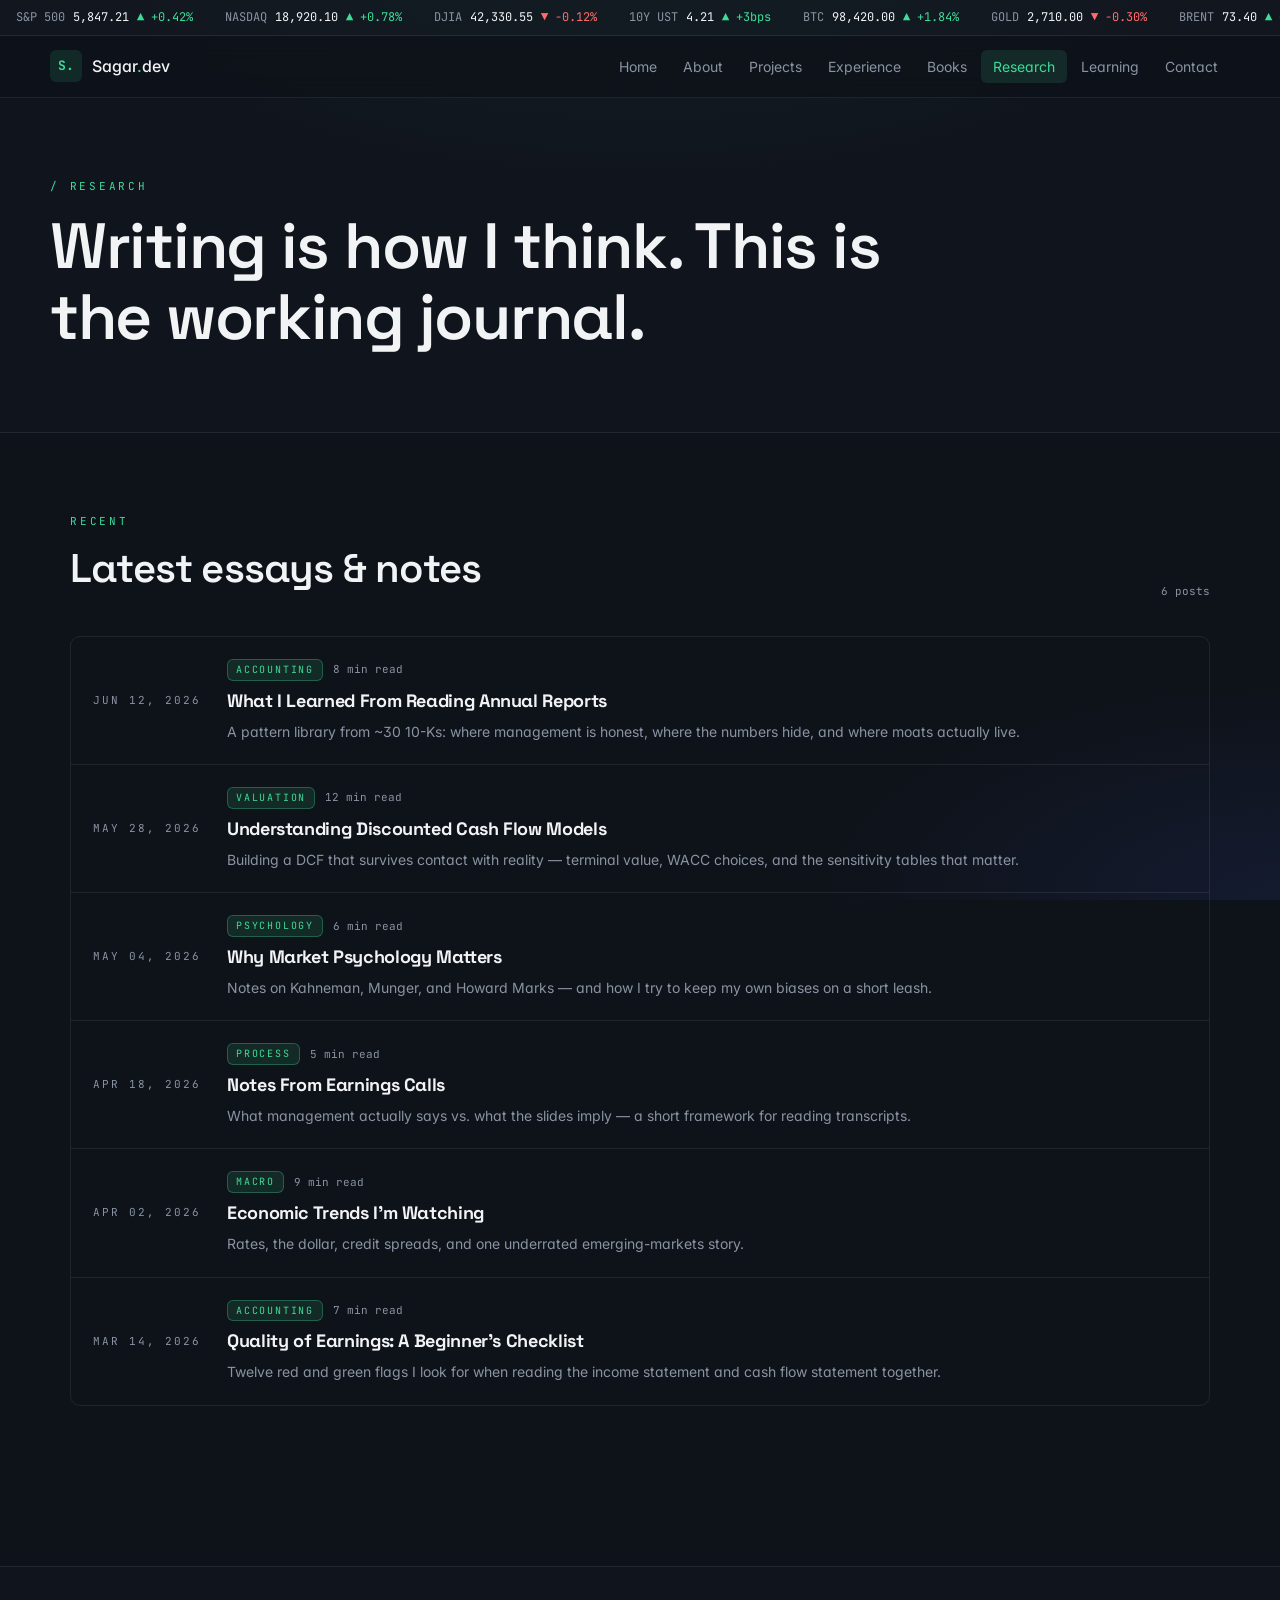
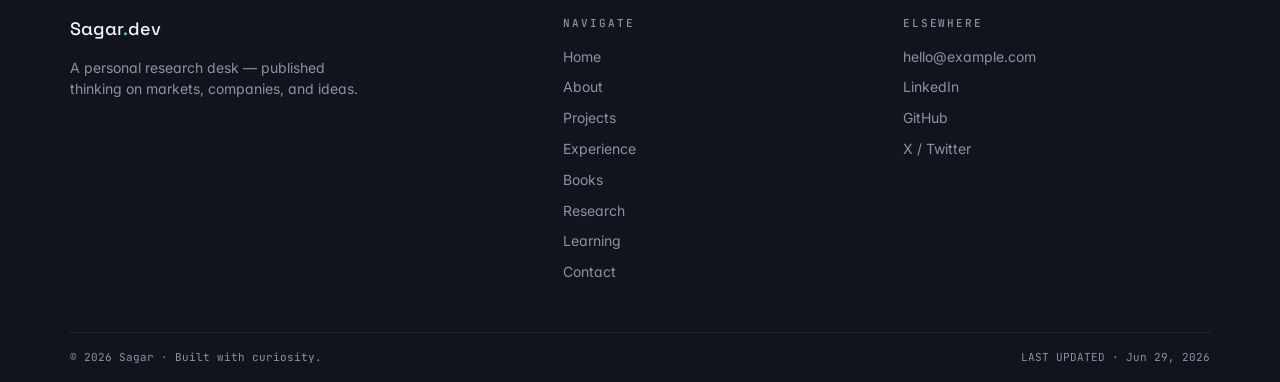
<file: research.html>
<!doctype html>
<html lang="en">
<head>
<meta charset="utf-8" />
<meta name="viewport" content="width=device-width, initial-scale=1" />
<title>Research — Sagar</title>
<meta name="description" content="Essays and notes on valuation, accounting, market psychology, and economic trends." />
<meta property="og:title" content="Research — Sagar" />
<meta property="og:description" content="Essays and notes on valuation, accounting, market psychology, and economic trends." />
<meta property="og:type" content="website" />
<meta name="twitter:card" content="summary_large_image" />
<link rel="preconnect" href="https://fonts.googleapis.com" />
<link rel="preconnect" href="https://fonts.gstatic.com" crossorigin />
<link rel="stylesheet" href="https://fonts.googleapis.com/css2?family=Space+Grotesk:wght@400;500;600;700&family=Inter:wght@300;400;500;600&family=JetBrains+Mono:wght@400;500&display=swap" />
<link rel="stylesheet" href="styles.css" />
</head>
<body>
  <div class="ticker-wrap"><div class="ticker"><div class="ticker-row"><div class="ticker-item"><span class="muted">S&P 500</span><span class="val" data-base="5847.21">5,847.21</span><span class="up">▲ +0.42%</span></div><div class="ticker-item"><span class="muted">NASDAQ</span><span class="val" data-base="18920.1">18,920.10</span><span class="up">▲ +0.78%</span></div><div class="ticker-item"><span class="muted">DJIA</span><span class="val" data-base="42330.55">42,330.55</span><span class="down">▼ -0.12%</span></div><div class="ticker-item"><span class="muted">10Y UST</span><span class="val" data-base="4.21">4.21</span><span class="up">▲ +3bps</span></div><div class="ticker-item"><span class="muted">BTC</span><span class="val" data-base="98420.0">98,420.00</span><span class="up">▲ +1.84%</span></div><div class="ticker-item"><span class="muted">GOLD</span><span class="val" data-base="2710.0">2,710.00</span><span class="down">▼ -0.30%</span></div><div class="ticker-item"><span class="muted">BRENT</span><span class="val" data-base="73.4">73.40</span><span class="up">▲ +0.55%</span></div><div class="ticker-item"><span class="muted">EUR/USD</span><span class="val" data-base="1.0481">1.05</span><span class="down">▼ -0.18%</span></div><div class="ticker-item"><span class="muted">VIX</span><span class="val" data-base="14.2">14.20</span><span class="down">▼ -2.10%</span></div><div class="ticker-item"><span class="muted">USD/JPY</span><span class="val" data-base="156.3">156.30</span><span class="up">▲ +0.22%</span></div></div><div class="ticker-row"><div class="ticker-item"><span class="muted">S&P 500</span><span class="val" data-base="5847.21">5,847.21</span><span class="up">▲ +0.42%</span></div><div class="ticker-item"><span class="muted">NASDAQ</span><span class="val" data-base="18920.1">18,920.10</span><span class="up">▲ +0.78%</span></div><div class="ticker-item"><span class="muted">DJIA</span><span class="val" data-base="42330.55">42,330.55</span><span class="down">▼ -0.12%</span></div><div class="ticker-item"><span class="muted">10Y UST</span><span class="val" data-base="4.21">4.21</span><span class="up">▲ +3bps</span></div><div class="ticker-item"><span class="muted">BTC</span><span class="val" data-base="98420.0">98,420.00</span><span class="up">▲ +1.84%</span></div><div class="ticker-item"><span class="muted">GOLD</span><span class="val" data-base="2710.0">2,710.00</span><span class="down">▼ -0.30%</span></div><div class="ticker-item"><span class="muted">BRENT</span><span class="val" data-base="73.4">73.40</span><span class="up">▲ +0.55%</span></div><div class="ticker-item"><span class="muted">EUR/USD</span><span class="val" data-base="1.0481">1.05</span><span class="down">▼ -0.18%</span></div><div class="ticker-item"><span class="muted">VIX</span><span class="val" data-base="14.2">14.20</span><span class="down">▼ -2.10%</span></div><div class="ticker-item"><span class="muted">USD/JPY</span><span class="val" data-base="156.3">156.30</span><span class="up">▲ +0.22%</span></div></div></div></div>
  <header class="header">
    <div class="container header-inner">
      <a class="brand" href="index.html">
        <span class="brand-mark">S.</span>
        <span class="brand-name">Sagar<span class="dot">.</span>dev</span>
      </a>
      <nav class="nav"><a href="index.html">Home</a><a href="about.html">About</a><a href="projects.html">Projects</a><a href="experience.html">Experience</a><a href="books.html">Books</a><a href="research.html" class="active">Research</a><a href="learning.html">Learning</a><a href="contact.html">Contact</a></nav>
      <button class="menu-btn" aria-label="Menu">☰</button>
    </div>
  </header>
  <main>

    <section class="page-hero"><div class="container inner">
      <div class="eyebrow">/ Research</div>
      <h1>Writing is how I think. This is the working journal.</h1>
      
    </div></section>
    
    <section class="block"><div class="container">
      <div class="section-head"><div><div class="eyebrow">Recent</div><h2>Latest essays &amp; notes</h2></div>
      <div class="kicker">6 posts</div></div>
      <div class="post-list"><a href="#" class="post">
          <span class="date">Jun 12, 2026</span>
          <div class="body">
            <div style="display:flex;gap:10px;align-items:center;"><span class="tag">Accounting</span><span class="mono muted" style="font-size:11px;">8 min read</span></div>
            <h3>What I Learned From Reading Annual Reports</h3>
            <p class="muted" style="margin:6px 0 0;font-size:14px;">A pattern library from ~30 10-Ks: where management is honest, where the numbers hide, and where moats actually live.</p>
          </div>
        </a><a href="#" class="post">
          <span class="date">May 28, 2026</span>
          <div class="body">
            <div style="display:flex;gap:10px;align-items:center;"><span class="tag">Valuation</span><span class="mono muted" style="font-size:11px;">12 min read</span></div>
            <h3>Understanding Discounted Cash Flow Models</h3>
            <p class="muted" style="margin:6px 0 0;font-size:14px;">Building a DCF that survives contact with reality — terminal value, WACC choices, and the sensitivity tables that matter.</p>
          </div>
        </a><a href="#" class="post">
          <span class="date">May 04, 2026</span>
          <div class="body">
            <div style="display:flex;gap:10px;align-items:center;"><span class="tag">Psychology</span><span class="mono muted" style="font-size:11px;">6 min read</span></div>
            <h3>Why Market Psychology Matters</h3>
            <p class="muted" style="margin:6px 0 0;font-size:14px;">Notes on Kahneman, Munger, and Howard Marks — and how I try to keep my own biases on a short leash.</p>
          </div>
        </a><a href="#" class="post">
          <span class="date">Apr 18, 2026</span>
          <div class="body">
            <div style="display:flex;gap:10px;align-items:center;"><span class="tag">Process</span><span class="mono muted" style="font-size:11px;">5 min read</span></div>
            <h3>Notes From Earnings Calls</h3>
            <p class="muted" style="margin:6px 0 0;font-size:14px;">What management actually says vs. what the slides imply — a short framework for reading transcripts.</p>
          </div>
        </a><a href="#" class="post">
          <span class="date">Apr 02, 2026</span>
          <div class="body">
            <div style="display:flex;gap:10px;align-items:center;"><span class="tag">Macro</span><span class="mono muted" style="font-size:11px;">9 min read</span></div>
            <h3>Economic Trends I'm Watching</h3>
            <p class="muted" style="margin:6px 0 0;font-size:14px;">Rates, the dollar, credit spreads, and one underrated emerging-markets story.</p>
          </div>
        </a><a href="#" class="post">
          <span class="date">Mar 14, 2026</span>
          <div class="body">
            <div style="display:flex;gap:10px;align-items:center;"><span class="tag">Accounting</span><span class="mono muted" style="font-size:11px;">7 min read</span></div>
            <h3>Quality of Earnings: A Beginner's Checklist</h3>
            <p class="muted" style="margin:6px 0 0;font-size:14px;">Twelve red and green flags I look for when reading the income statement and cash flow statement together.</p>
          </div>
        </a></div>
    </div></section>
    
  </main>
  <footer class="site">
    <div class="container">
      <div class="grid-foot">
        <div>
          <h4 style="font-family: 'Space Grotesk', sans-serif; font-size: 18px; color: var(--fg); text-transform: none; letter-spacing: normal;">Sagar<span class="primary">.</span>dev</h4>
          <p class="muted" style="max-width:300px; font-size:14px;">A personal research desk — published thinking on markets, companies, and ideas.</p>
        </div>
        <div>
          <h4>Navigate</h4>
          <ul><li><a href="index.html">Home</a></li><li><a href="about.html">About</a></li><li><a href="projects.html">Projects</a></li><li><a href="experience.html">Experience</a></li><li><a href="books.html">Books</a></li><li><a href="research.html">Research</a></li><li><a href="learning.html">Learning</a></li><li><a href="contact.html">Contact</a></li></ul>
        </div>
        <div>
          <h4>Elsewhere</h4>
          <ul>
            <li><a href="mailto:hello@example.com">hello@example.com</a></li>
            <li><a href="https://linkedin.com" target="_blank" rel="noreferrer">LinkedIn</a></li>
            <li><a href="https://github.com" target="_blank" rel="noreferrer">GitHub</a></li>
            <li><a href="https://x.com" target="_blank" rel="noreferrer">X / Twitter</a></li>
          </ul>
        </div>
      </div>
      <div class="foot-bar">
        <span>© 2026 Sagar · Built with curiosity.</span>
        <span>LAST UPDATED · Jun 29, 2026</span>
      </div>
    </div>
  </footer>
  <script src="script.js"></script>
</body>
</html>
</file>
<file: styles.css>
/* Sagar — static site (Bloomberg-terminal aesthetic) */
:root {
  --bg: #0e1219;
  --bg-soft: #141a24;
  --card: #171e2a;
  --card-2: #1c2330;
  --fg: #f1f3f5;
  --muted: #8a93a3;
  --border: rgba(255,255,255,0.08);
  --border-strong: rgba(255,255,255,0.16);
  --primary: #3ddc97;       /* emerald */
  --primary-soft: rgba(61,220,151,0.12);
  --amber: #ffb547;
  --red: #ff6b6b;
  --radius: 10px;
  --grid: rgba(255,255,255,0.04);
}

* { box-sizing: border-box; border-color: var(--border); }
html { scroll-behavior: smooth; }
body {
  margin: 0;
  background: var(--bg);
  color: var(--fg);
  font-family: "Inter", system-ui, -apple-system, sans-serif;
  font-feature-settings: "ss01","cv11";
  background-image:
    radial-gradient(ellipse 80% 50% at 50% -10%, rgba(61,220,151,0.10), transparent 60%),
    radial-gradient(ellipse 60% 40% at 100% 100%, rgba(74,108,247,0.10), transparent 60%);
  background-attachment: fixed;
  line-height: 1.55;
}
a { color: inherit; text-decoration: none; }
img { max-width: 100%; }
h1,h2,h3,h4 { font-family: "Space Grotesk", system-ui, sans-serif; letter-spacing: -0.02em; margin: 0; }
.mono { font-family: "JetBrains Mono", ui-monospace, monospace; }
.muted { color: var(--muted); }
.primary { color: var(--primary); }
.eyebrow { font-family: "JetBrains Mono", monospace; font-size: 11px; letter-spacing: 0.25em; text-transform: uppercase; color: var(--primary); }

.container { max-width: 1180px; margin: 0 auto; padding: 0 20px; }

/* TICKER */
.ticker-wrap { overflow: hidden; border-bottom: 1px solid var(--border); background: rgba(20,26,36,0.6); padding: 8px 0; }
.ticker { display: flex; width: max-content; animation: ticker 60s linear infinite; }
.ticker-row { display: flex; gap: 32px; padding: 0 16px; flex-shrink: 0; }
.ticker-item { display: flex; align-items: center; gap: 8px; font-family: "JetBrains Mono", monospace; font-size: 12px; }
.up { color: var(--primary); }
.down { color: var(--red); }
@keyframes ticker { from { transform: translateX(0); } to { transform: translateX(-50%); } }

/* HEADER */
.header { position: sticky; top: 0; z-index: 50; border-bottom: 1px solid var(--border); background: rgba(14,18,25,0.8); backdrop-filter: blur(12px); }
.header-inner { display: flex; align-items: center; justify-content: space-between; padding: 14px 0; gap: 16px; }
.brand { display: flex; align-items: center; gap: 10px; font-weight: 500; }
.brand-mark { display: grid; place-items: center; width: 32px; height: 32px; border-radius: 6px; background: var(--primary-soft); color: var(--primary); font-family: "JetBrains Mono", monospace; font-weight: 700; font-size: 13px; }
.brand-name .dot { color: var(--primary); }
.nav { display: flex; gap: 2px; align-items: center; }
.nav a { padding: 6px 12px; border-radius: 6px; font-size: 14px; color: var(--muted); transition: 0.15s; }
.nav a:hover { color: var(--fg); background: rgba(255,255,255,0.04); }
.nav a.active { color: var(--primary); background: var(--primary-soft); }
.menu-btn { display: none; background: transparent; border: 1px solid var(--border); color: var(--fg); padding: 8px 10px; border-radius: 6px; cursor: pointer; }
@media (max-width: 820px) {
  .nav { display: none; }
  .menu-btn { display: inline-flex; }
  .nav.open { display: flex; flex-direction: column; align-items: stretch; gap: 4px; padding: 12px 0 16px; border-top: 1px solid var(--border); }
}

/* HERO */
.hero { position: relative; overflow: hidden; border-bottom: 1px solid var(--border); }
.hero-grid { position: absolute; inset: 0; opacity: 0.6;
  background-image:
    linear-gradient(var(--grid) 1px, transparent 1px),
    linear-gradient(90deg, var(--grid) 1px, transparent 1px);
  background-size: 56px 56px;
}
.chart-bg { position: absolute; inset-inline: 0; bottom: 0; height: 60%; opacity: 0.35; }
.hero-inner { position: relative; padding: 96px 0; }
.hero h1 { font-size: clamp(36px, 6vw, 72px); line-height: 1.05; max-width: 920px; margin-top: 24px; font-weight: 600; }
.hero h1 .alt { display: block; color: var(--primary); text-shadow: 0 0 24px rgba(61,220,151,0.45); }
.hero p.lead { max-width: 640px; margin-top: 22px; color: var(--muted); font-size: 17px; }
.live { display: inline-flex; align-items: center; gap: 8px; font-family: "JetBrains Mono", monospace; font-size: 11px; letter-spacing: 0.25em; text-transform: uppercase; color: var(--primary); }
.dot-pulse { width: 8px; height: 8px; border-radius: 50%; background: var(--primary); animation: pulse 1.8s ease-in-out infinite; }
@keyframes pulse { 0%,100% { opacity: 1; transform: scale(1); } 50% { opacity: 0.4; transform: scale(0.85); } }

.cta-row { display: flex; flex-wrap: wrap; gap: 12px; margin-top: 36px; }
.btn { display: inline-flex; align-items: center; gap: 8px; padding: 12px 20px; border-radius: 8px; font-size: 14px; font-weight: 500; transition: 0.15s; border: 1px solid transparent; cursor: pointer; }
.btn-primary { background: var(--primary); color: #0c1118; }
.btn-primary:hover { transform: translateY(-2px); }
.btn-ghost { background: rgba(28,35,48,0.5); border-color: var(--border); backdrop-filter: blur(8px); }
.btn-ghost:hover { border-color: rgba(61,220,151,0.4); }

.stats { display: grid; grid-template-columns: repeat(4, 1fr); gap: 1px; margin-top: 64px; max-width: 720px; background: var(--border); border: 1px solid var(--border); border-radius: var(--radius); overflow: hidden; }
@media (max-width: 640px) { .stats { grid-template-columns: repeat(2,1fr); } }
.stat { background: rgba(28,35,48,0.7); padding: 16px; }
.stat dt { font-family: "JetBrains Mono", monospace; font-size: 10px; text-transform: uppercase; letter-spacing: 0.2em; color: var(--muted); margin: 0; }
.stat dd { margin: 6px 0 0; font-family: "Space Grotesk", sans-serif; font-size: 26px; font-weight: 600; color: var(--primary); }

/* SECTIONS */
section.block { padding: 80px 0; }
.section-head { display: flex; flex-direction: column; gap: 8px; margin-bottom: 36px; }
@media (min-width: 640px) {
  .section-head { flex-direction: row; align-items: flex-end; justify-content: space-between; }
}
.section-head h2 { font-size: clamp(28px, 4vw, 40px); font-weight: 600; max-width: 640px; margin-top: 8px; }
.section-head .kicker { font-family: "JetBrains Mono", monospace; font-size: 11px; color: var(--muted); }

/* GRID + CARDS */
.grid { display: grid; gap: 16px; }
.grid-2 { grid-template-columns: repeat(2, 1fr); }
.grid-3 { grid-template-columns: repeat(3, 1fr); }
.grid-4 { grid-template-columns: repeat(4, 1fr); }
@media (max-width: 900px) { .grid-3, .grid-4 { grid-template-columns: repeat(2,1fr); } }
@media (max-width: 600px) { .grid-2, .grid-3, .grid-4 { grid-template-columns: 1fr; } }

.glass {
  background: linear-gradient(180deg, rgba(255,255,255,0.04), rgba(255,255,255,0.01));
  border: 1px solid var(--border);
  backdrop-filter: blur(12px) saturate(140%);
  border-radius: var(--radius);
  padding: 22px;
  transition: 0.2s;
}
.glass:hover { transform: translateY(-2px); border-color: rgba(61,220,151,0.35); }
.glass h3 { font-size: 18px; font-weight: 600; }
.glass p { color: var(--muted); font-size: 14px; margin: 8px 0 0; }

/* CHIPS */
.chips { display: flex; flex-wrap: wrap; gap: 8px; }
.chip { border: 1px solid var(--border); background: rgba(28,35,48,0.6); padding: 8px 14px; border-radius: 999px; font-size: 14px; color: var(--muted); transition: 0.15s; }
.chip:hover { color: var(--primary); border-color: rgba(61,220,151,0.4); }

/* KNOWLEDGE GARDEN */
.garden { position: relative; aspect-ratio: 16 / 9; width: 100%; overflow: hidden; padding: 0; }
.garden svg { position: absolute; inset: 0; width: 100%; height: 100%; }
.node { position: absolute; transform: translate(-50%,-50%); padding: 6px 12px; border-radius: 999px; background: var(--card); border: 1px solid var(--border); font-family: "JetBrains Mono", monospace; font-size: 12px; cursor: default; transition: 0.2s; white-space: nowrap; }
.node:hover, .node.active { background: var(--primary); color: #0c1118; border-color: var(--primary); transform: translate(-50%,-50%) scale(1.1); }

/* QUOTE */
.quote-card { position: relative; padding: 48px; overflow: hidden; }
.quote-card .big { position: absolute; left: -10px; top: -30px; font-family: "Space Grotesk", sans-serif; font-size: 180px; line-height: 1; color: rgba(61,220,151,0.1); }
.quote-card blockquote { margin: 0; position: relative; }
.quote-card blockquote p { font-family: "Space Grotesk", sans-serif; font-size: clamp(20px, 3vw, 30px); line-height: 1.3; margin: 0; }
.quote-card footer { margin-top: 18px; font-family: "JetBrains Mono", monospace; font-size: 11px; letter-spacing: 0.25em; text-transform: uppercase; color: var(--primary); }
.q-dots { display: flex; gap: 6px; margin-top: 24px; }
.q-dot { width: 12px; height: 4px; border-radius: 999px; background: var(--border-strong); border: 0; padding: 0; cursor: pointer; transition: 0.2s; }
.q-dot.active { width: 32px; background: var(--primary); }
@keyframes fade-in { from { opacity: 0; transform: translateY(4px); } to { opacity: 1; transform: none; } }
.fade-in { animation: fade-in 0.5s ease-out; }

/* PAGE HERO (subpages) */
.page-hero { border-bottom: 1px solid var(--border); background: rgba(20,26,36,0.4); }
.page-hero .inner { padding: 80px 0; }
.page-hero h1 { font-size: clamp(36px, 6vw, 64px); max-width: 880px; margin-top: 16px; line-height: 1.1; font-weight: 600; }
.page-hero p { color: var(--muted); margin-top: 18px; max-width: 640px; font-size: 17px; }

/* TABLES */
.tbl { width: 100%; border-collapse: collapse; border: 1px solid var(--border); border-radius: var(--radius); overflow: hidden; font-size: 14px; }
.tbl th, .tbl td { padding: 14px 18px; text-align: left; border-bottom: 1px solid var(--border); }
.tbl thead th { font-family: "JetBrains Mono", monospace; font-size: 11px; text-transform: uppercase; letter-spacing: 0.18em; color: var(--muted); background: rgba(20,26,36,0.6); }
.tbl tbody tr:last-child td { border-bottom: 0; }

/* PROGRESS */
.progress { height: 8px; width: 100%; background: var(--border-strong); border-radius: 999px; overflow: hidden; }
.progress > div { height: 100%; background: linear-gradient(90deg, var(--primary), rgba(61,220,151,0.6)); border-radius: 999px; }

/* POST LIST */
.post-list { border: 1px solid var(--border); border-radius: var(--radius); overflow: hidden; }
.post { display: flex; flex-direction: column; gap: 8px; padding: 22px; border-bottom: 1px solid var(--border); transition: 0.15s; }
@media (min-width: 700px) { .post { flex-direction: row; align-items: center; gap: 24px; } }
.post:last-child { border-bottom: 0; }
.post:hover { background: rgba(255,255,255,0.03); }
.post .date { width: 110px; flex-shrink: 0; font-family: "JetBrains Mono", monospace; font-size: 11px; text-transform: uppercase; letter-spacing: 0.18em; color: var(--muted); }
.post .body { flex: 1; min-width: 0; }
.post h3 { font-size: 18px; margin-top: 6px; transition: 0.15s; }
.post:hover h3 { color: var(--primary); }
.tag { display: inline-block; border: 1px solid rgba(61,220,151,0.3); background: var(--primary-soft); color: var(--primary); padding: 2px 8px; border-radius: 6px; font-family: "JetBrains Mono", monospace; font-size: 10px; text-transform: uppercase; letter-spacing: 0.18em; }

/* BOOK SPINES */
.shelf { display: flex; align-items: flex-end; gap: 10px; overflow-x: auto; padding: 8px 4px; }
.spine { position: relative; flex-shrink: 0; width: 56px; height: 220px; border-radius: 3px; padding: 8px; display: flex; flex-direction: column; justify-content: space-between; box-shadow: inset 0 0 0 1px rgba(255,255,255,0.08); transition: 0.2s; cursor: default; }
.spine:hover { transform: translateY(-6px); box-shadow: inset 0 0 0 1px rgba(61,220,151,0.5); }
.spine .cat { font-family: "JetBrains Mono", monospace; font-size: 9px; text-transform: uppercase; letter-spacing: 0.18em; color: rgba(255,255,255,0.7); }
.spine .title { font-family: "Space Grotesk", sans-serif; font-size: 12px; font-weight: 600; writing-mode: vertical-rl; transform: rotate(180deg); line-height: 1.2; }
.spine .author { font-family: "JetBrains Mono", monospace; font-size: 9px; color: rgba(255,255,255,0.6); }
.shelf-board { height: 8px; border-radius: 3px; margin-top: 8px; background: linear-gradient(to bottom, rgba(120,75,30,0.4), rgba(60,30,10,0.6)); }

/* FOOTER */
footer.site { margin-top: 80px; border-top: 1px solid var(--border); background: rgba(20,26,36,0.4); }
footer .grid-foot { display: grid; gap: 32px; padding: 48px 0; grid-template-columns: 1.5fr 1fr 1fr; }
@media (max-width: 740px) { footer .grid-foot { grid-template-columns: 1fr; } }
footer h4 { font-family: "JetBrains Mono", monospace; font-size: 11px; text-transform: uppercase; letter-spacing: 0.18em; color: var(--muted); font-weight: 500; margin-bottom: 12px; }
footer ul { list-style: none; padding: 0; margin: 0; display: grid; gap: 6px; }
footer a { color: var(--muted); font-size: 14px; }
footer a:hover { color: var(--primary); }
.foot-bar { border-top: 1px solid var(--border); padding: 16px 0; font-family: "JetBrains Mono", monospace; font-size: 11px; color: var(--muted); display: flex; justify-content: space-between; flex-wrap: wrap; gap: 8px; }
</file>
